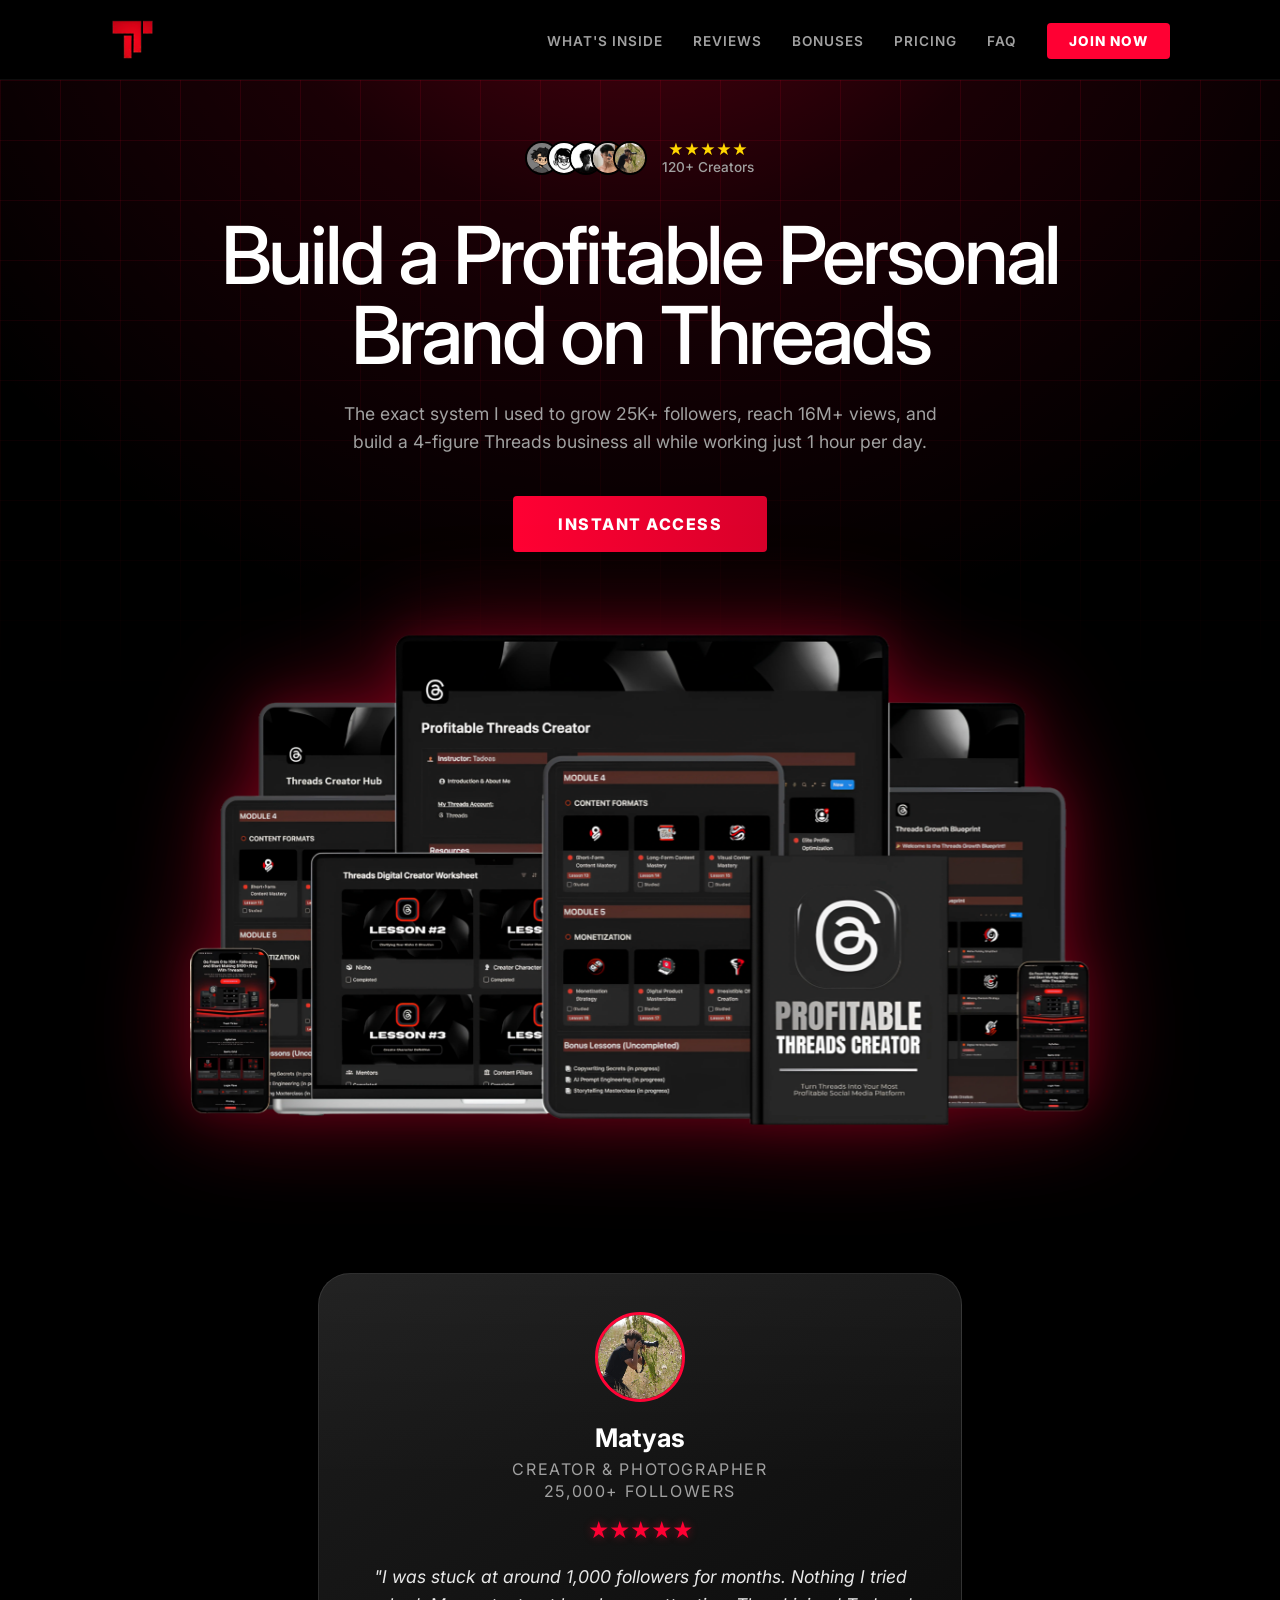
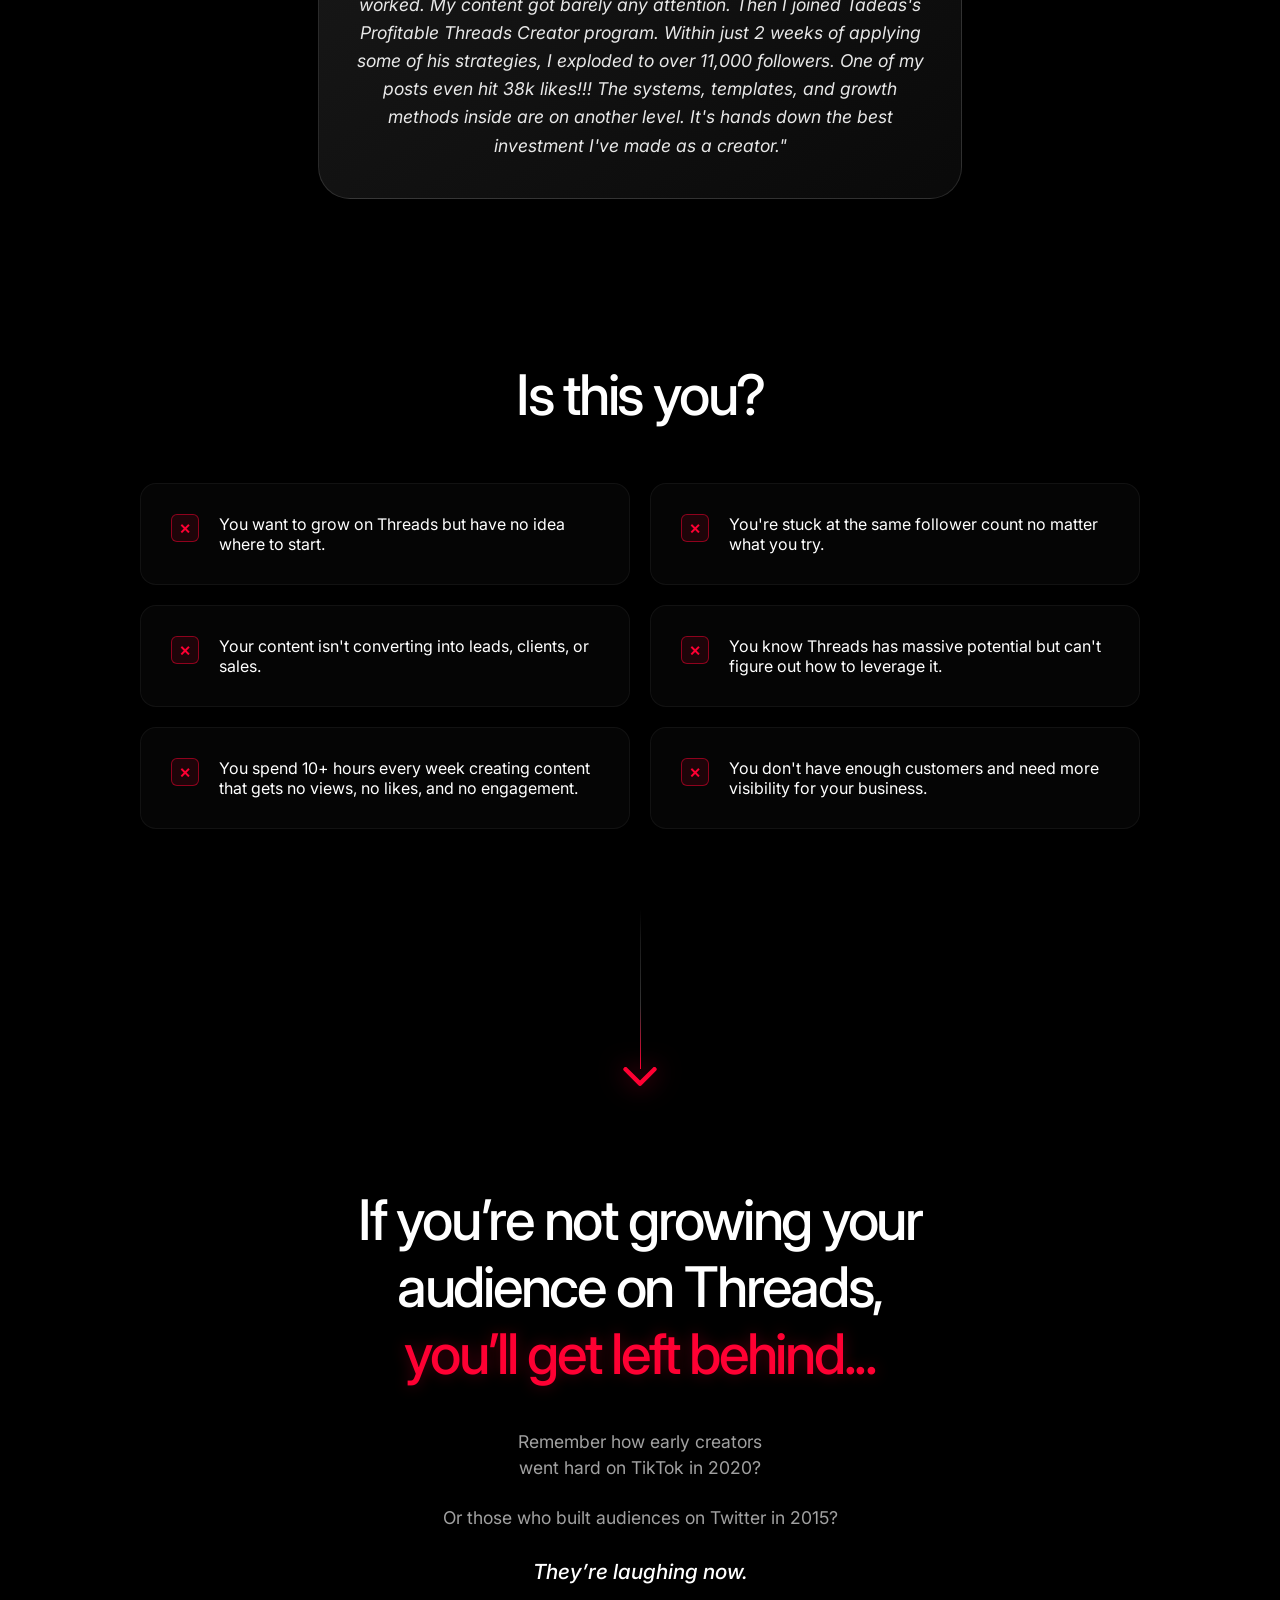
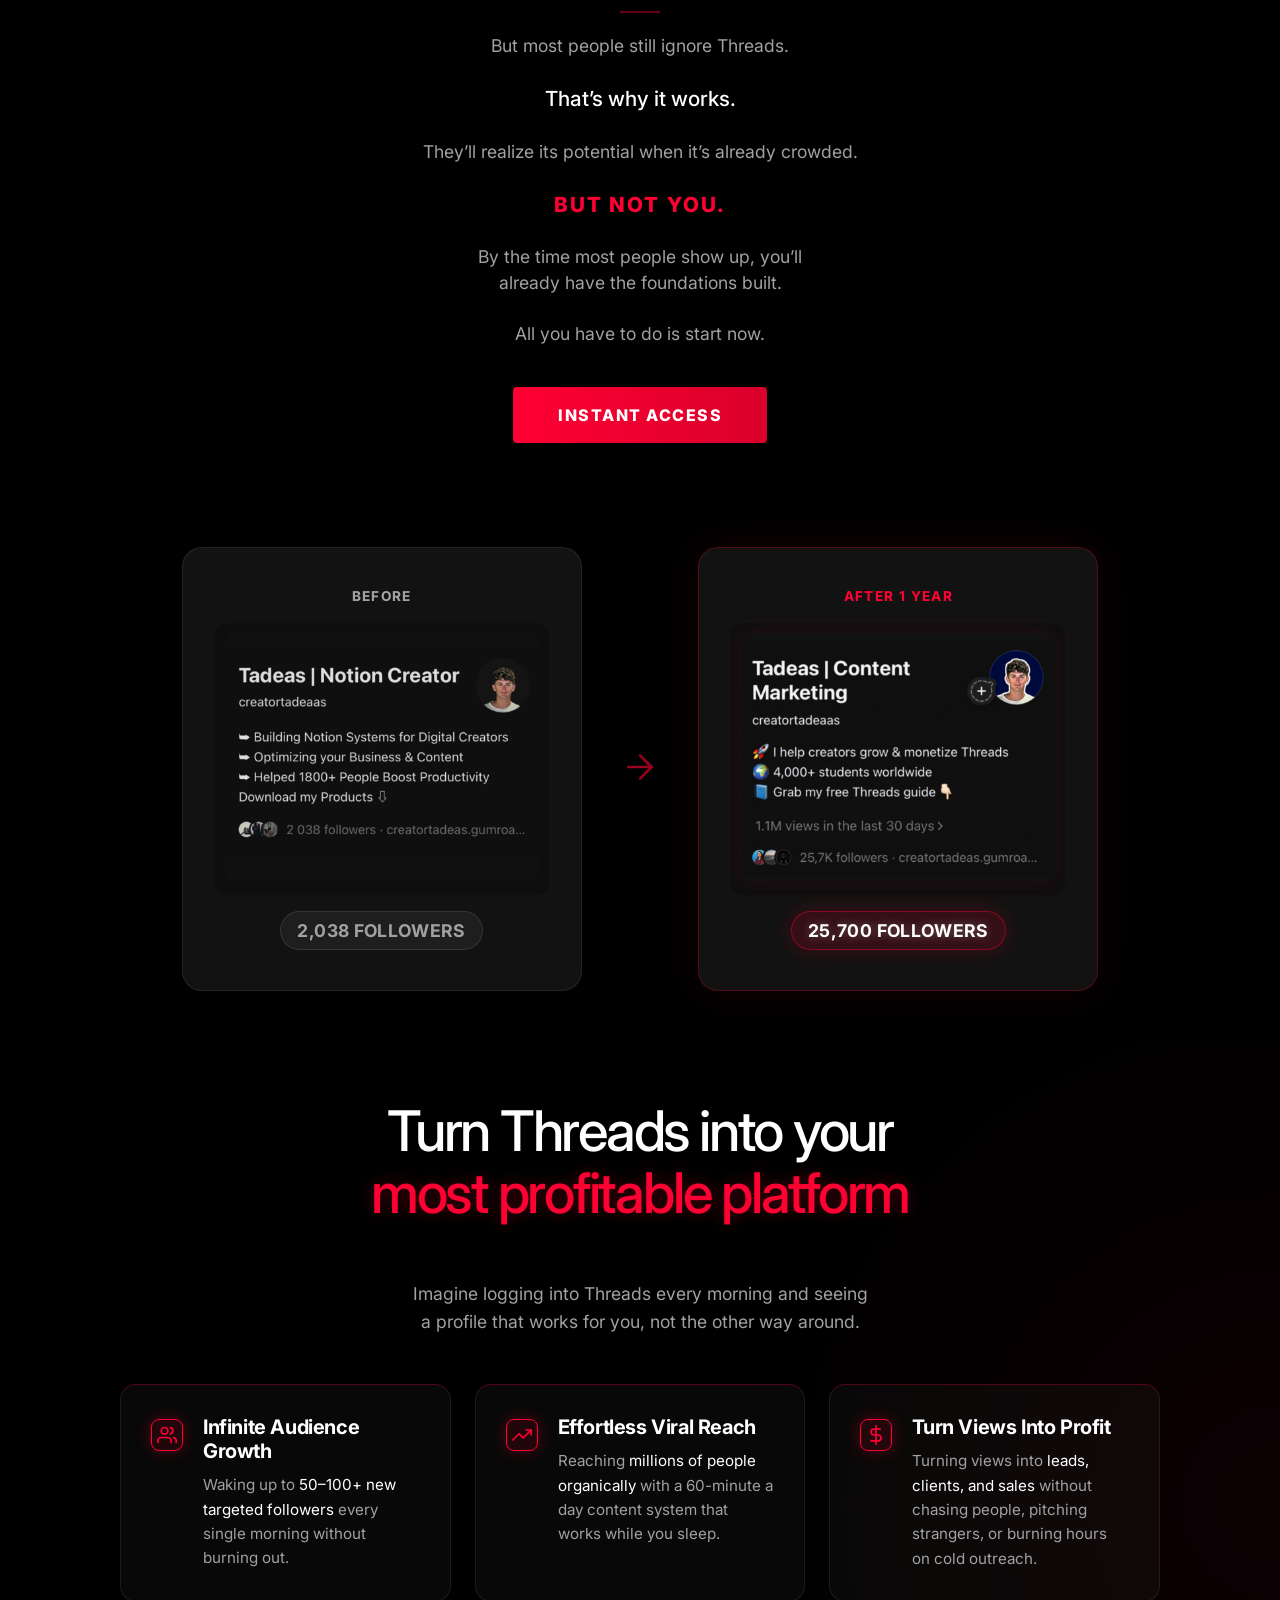
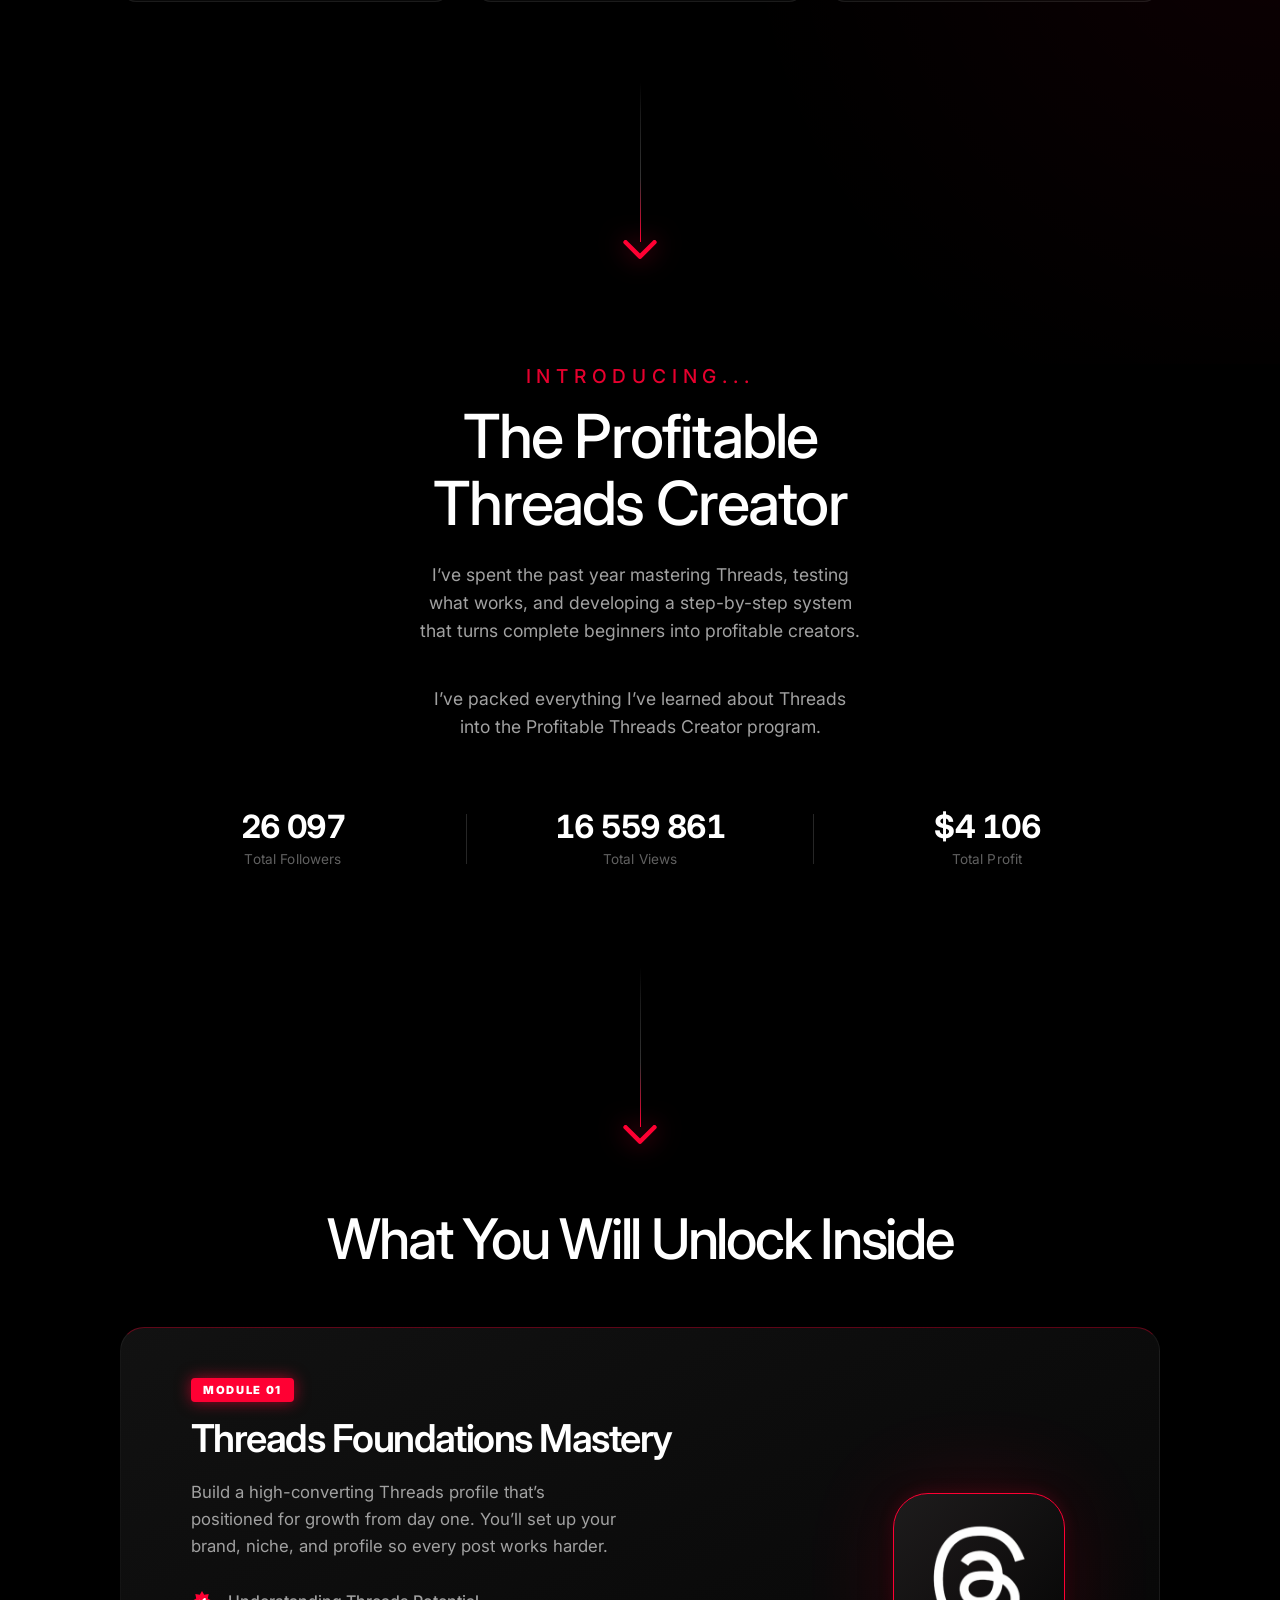
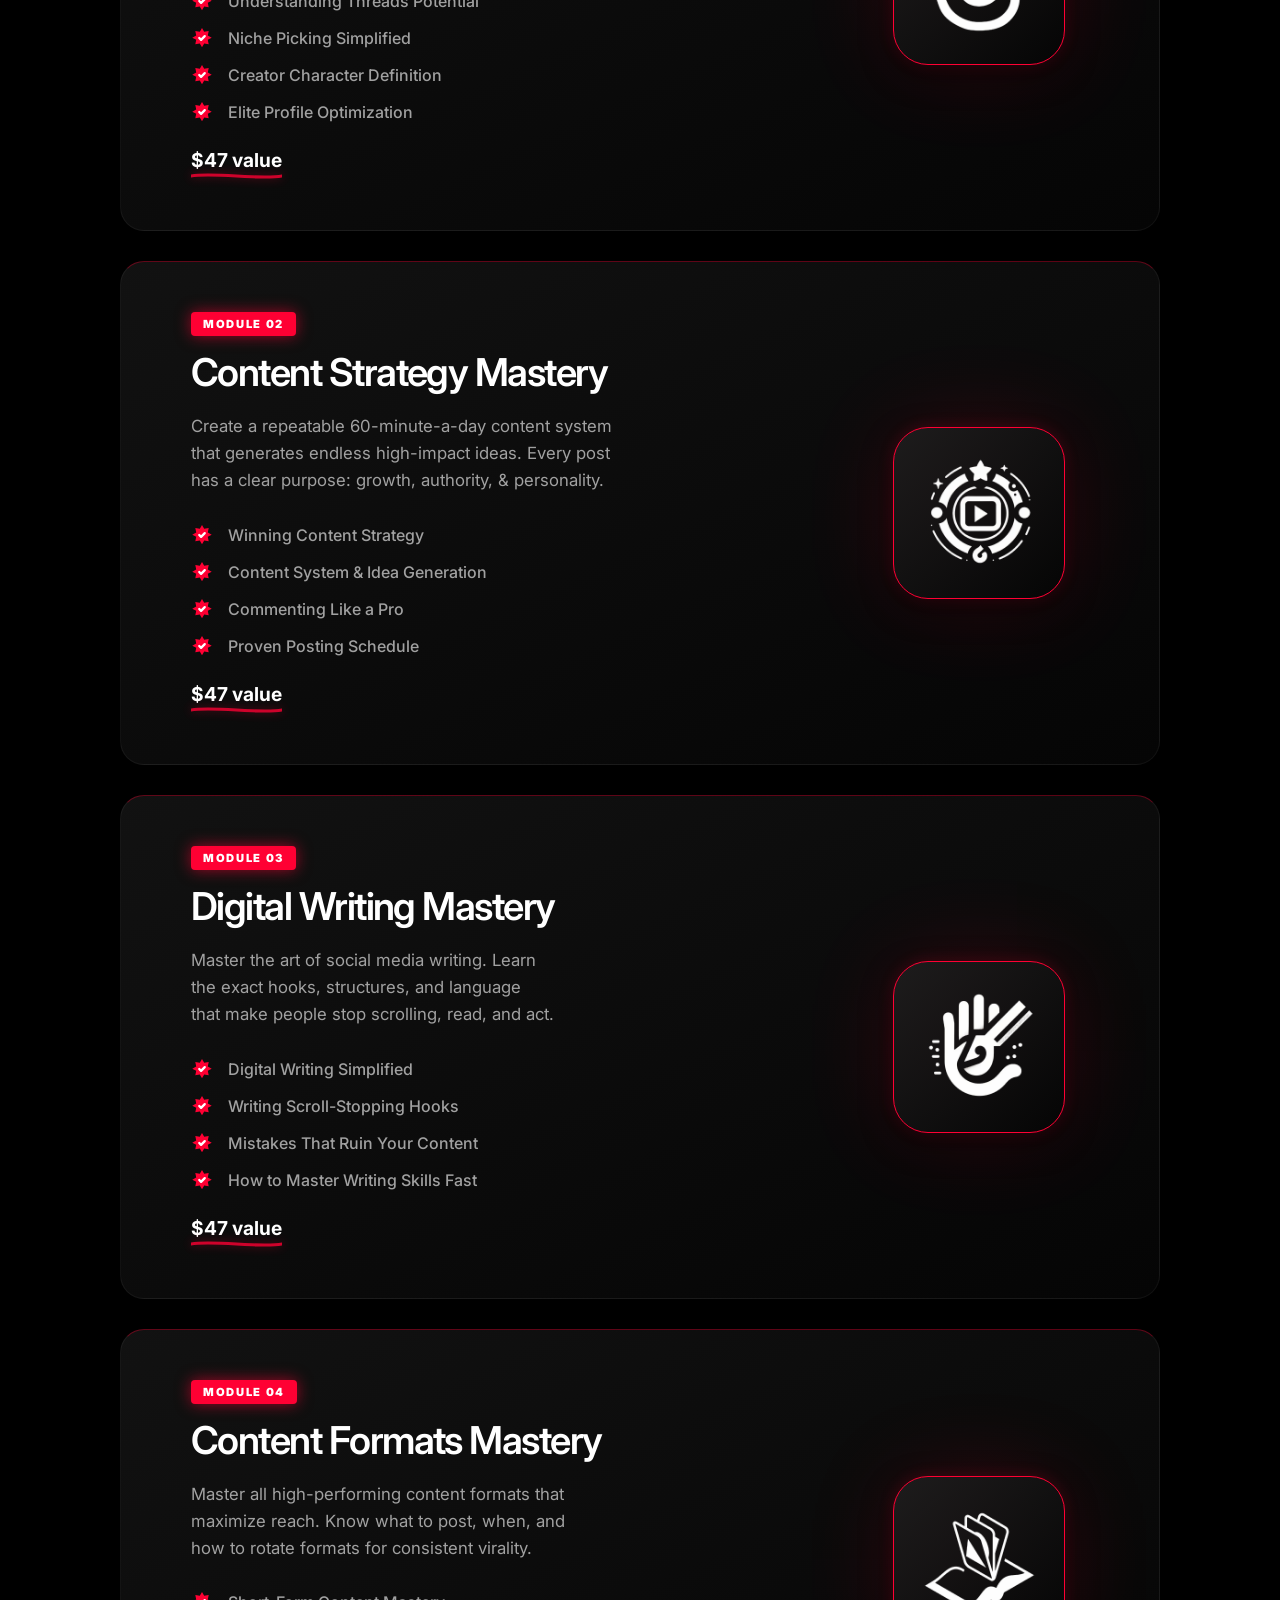
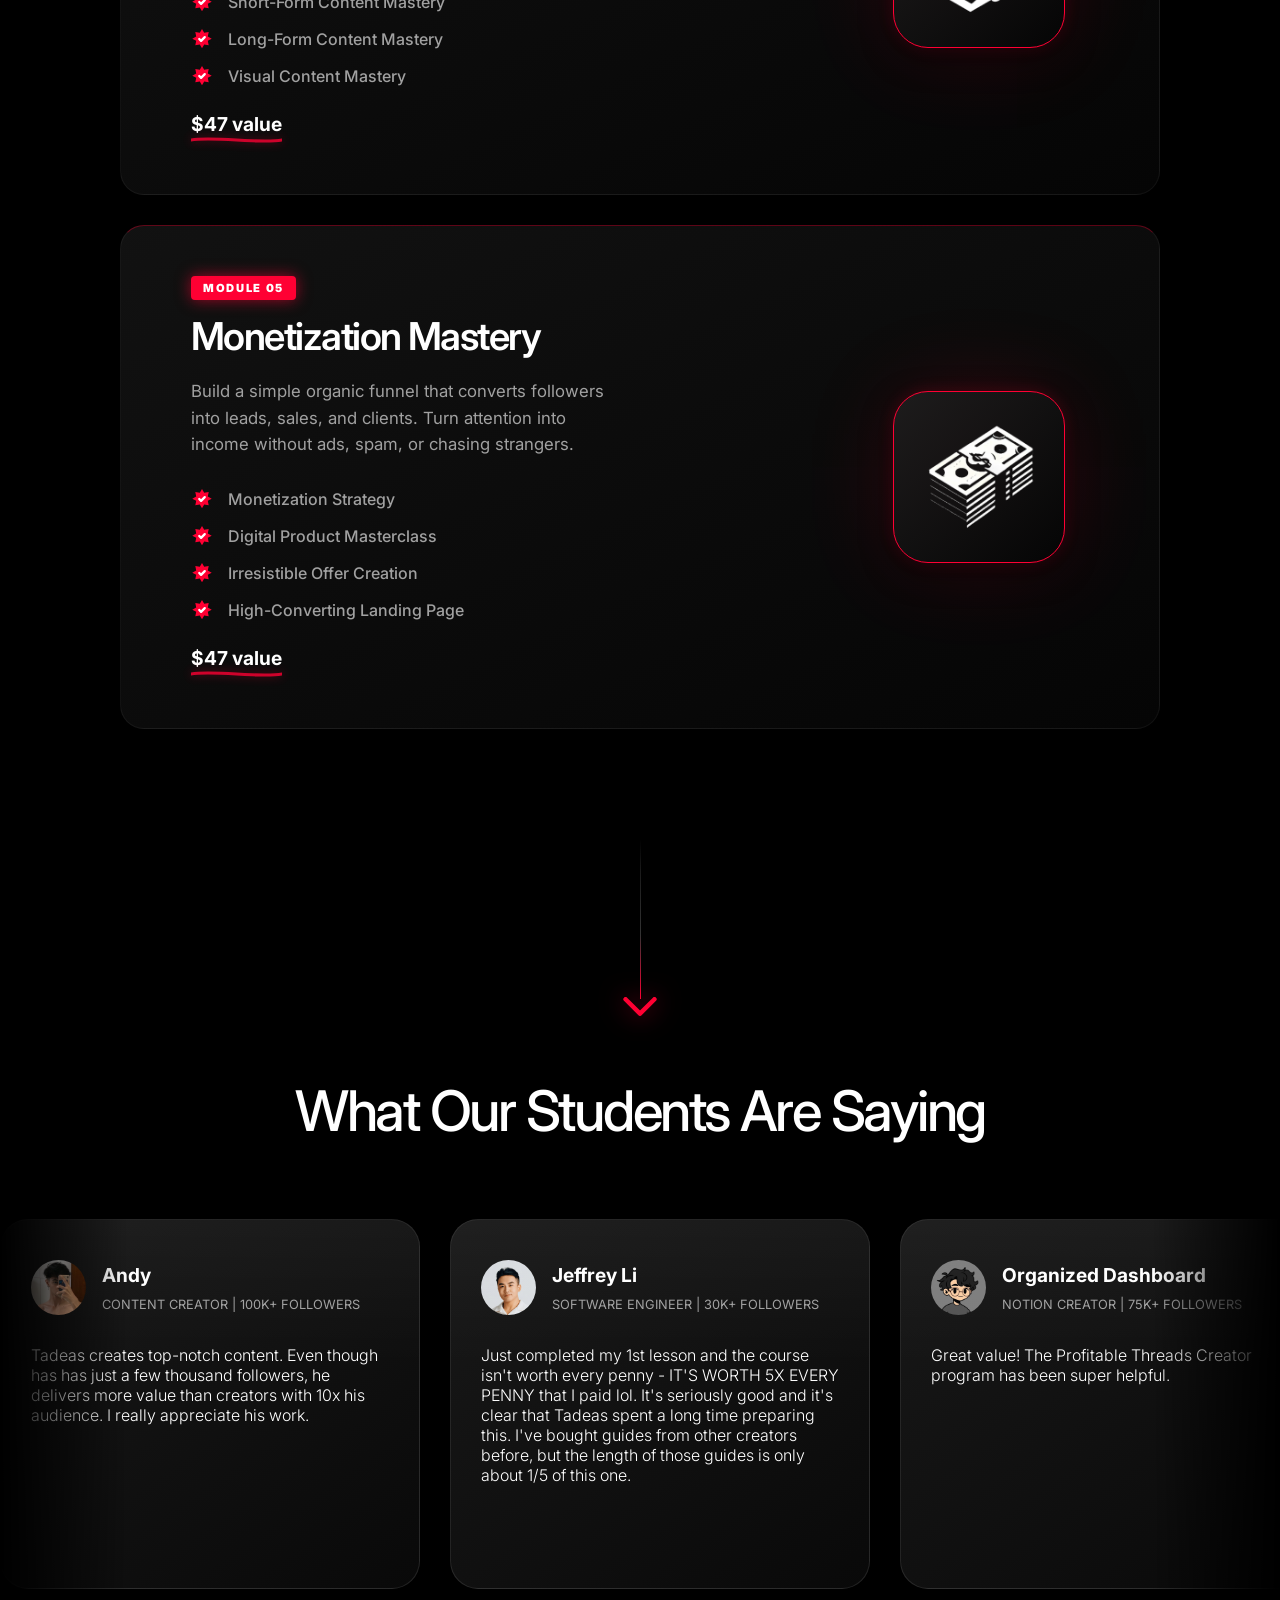
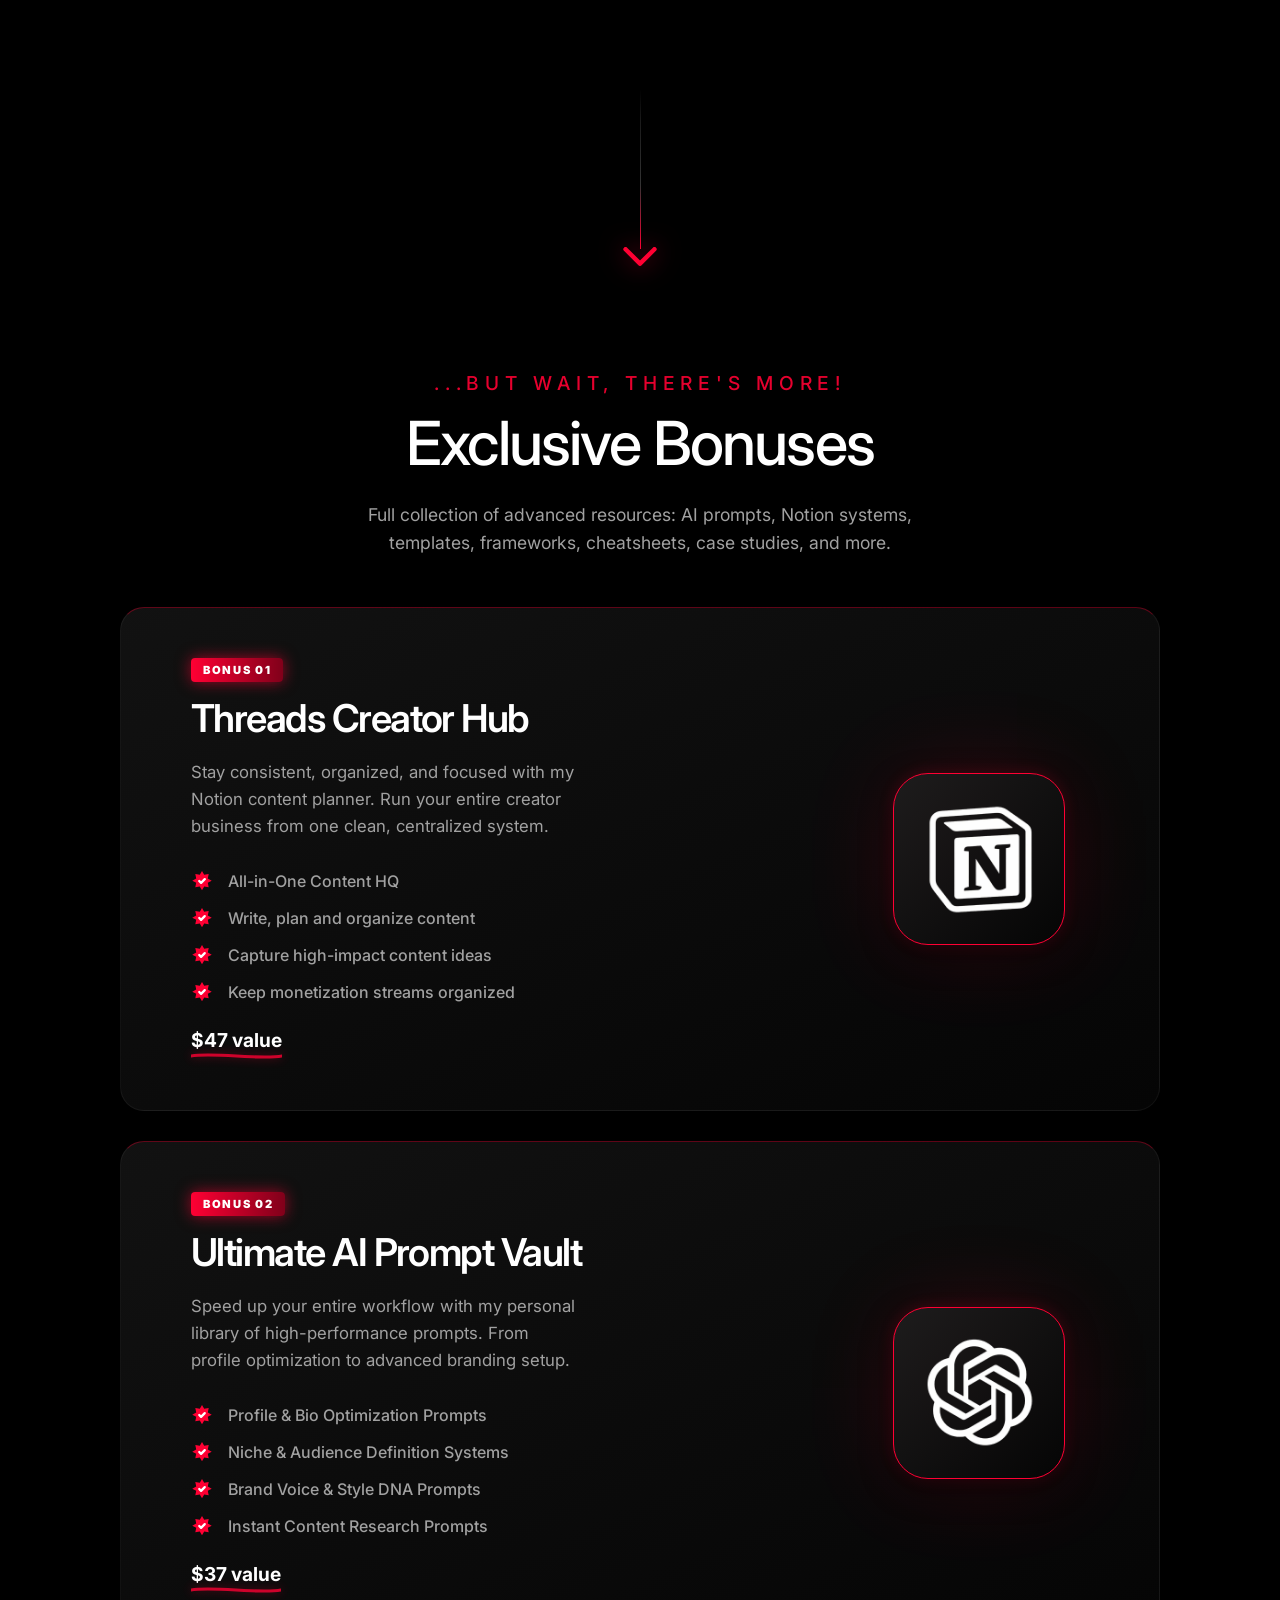
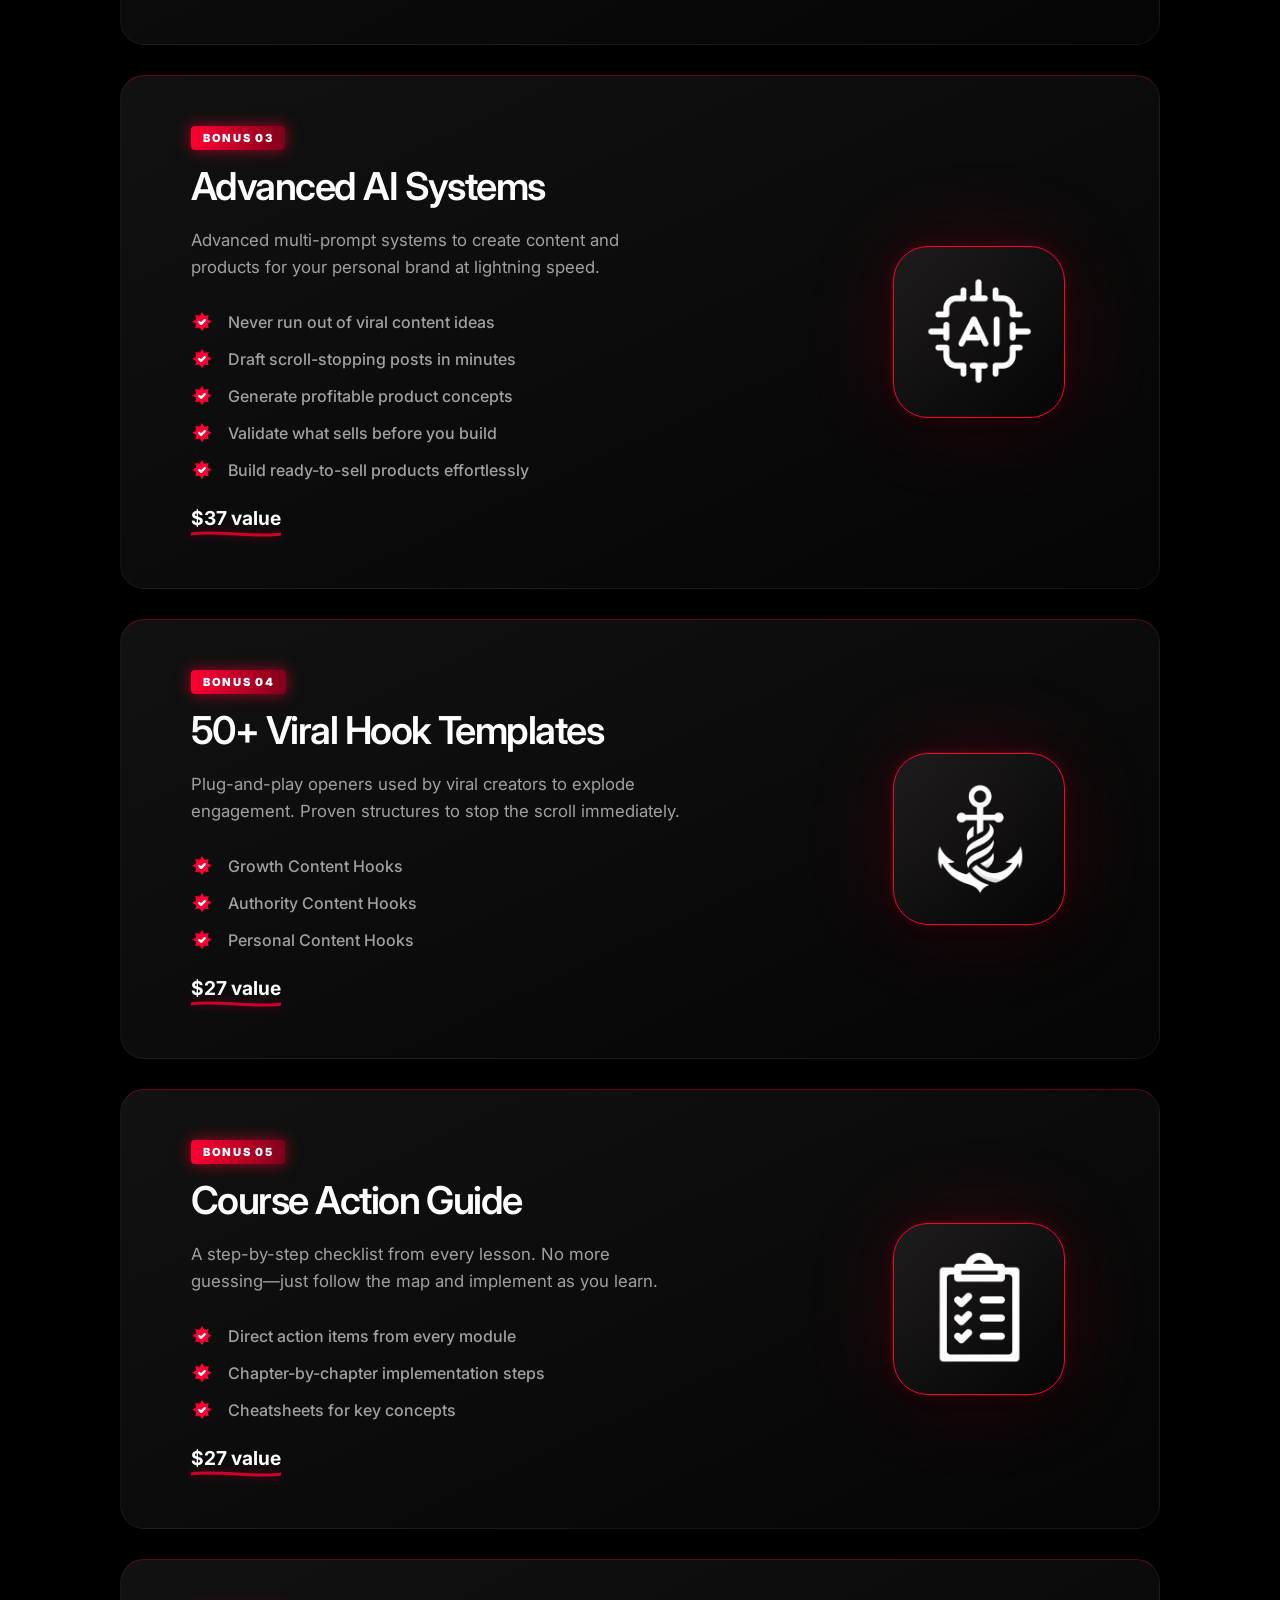
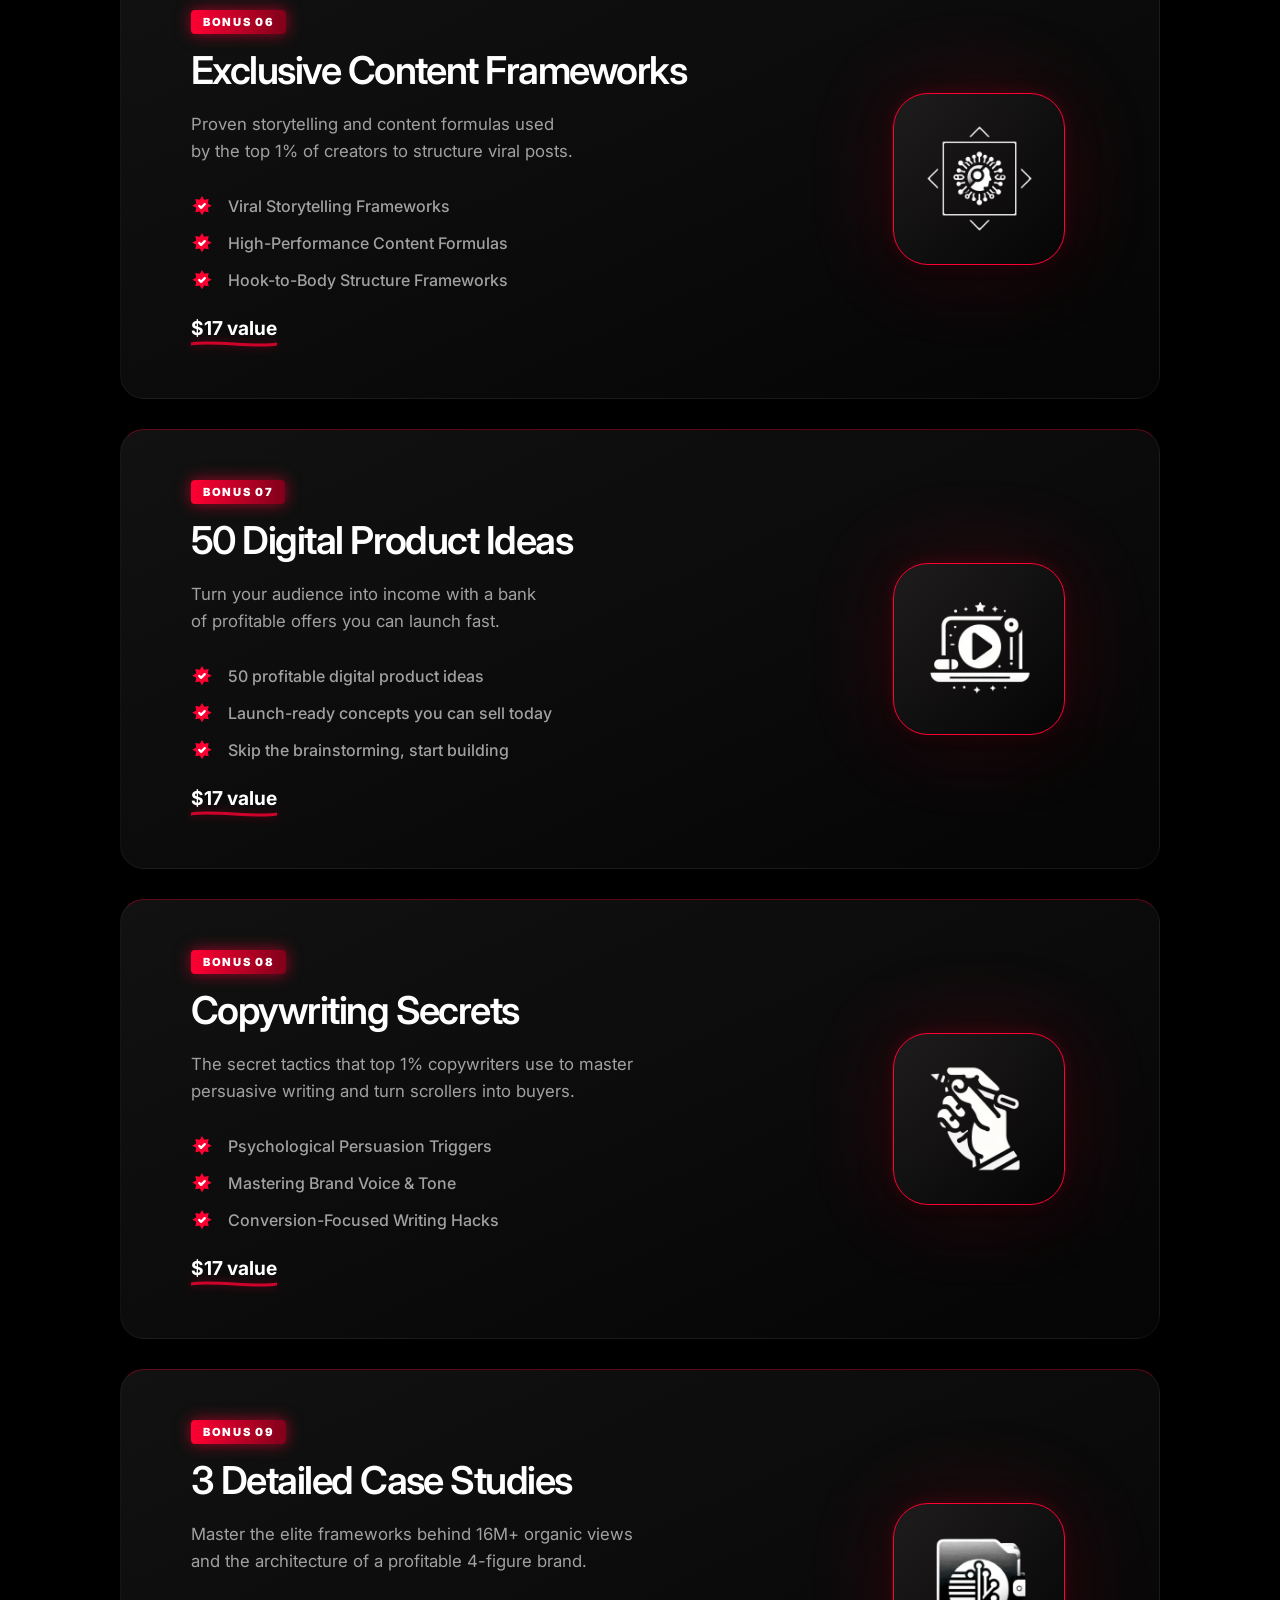
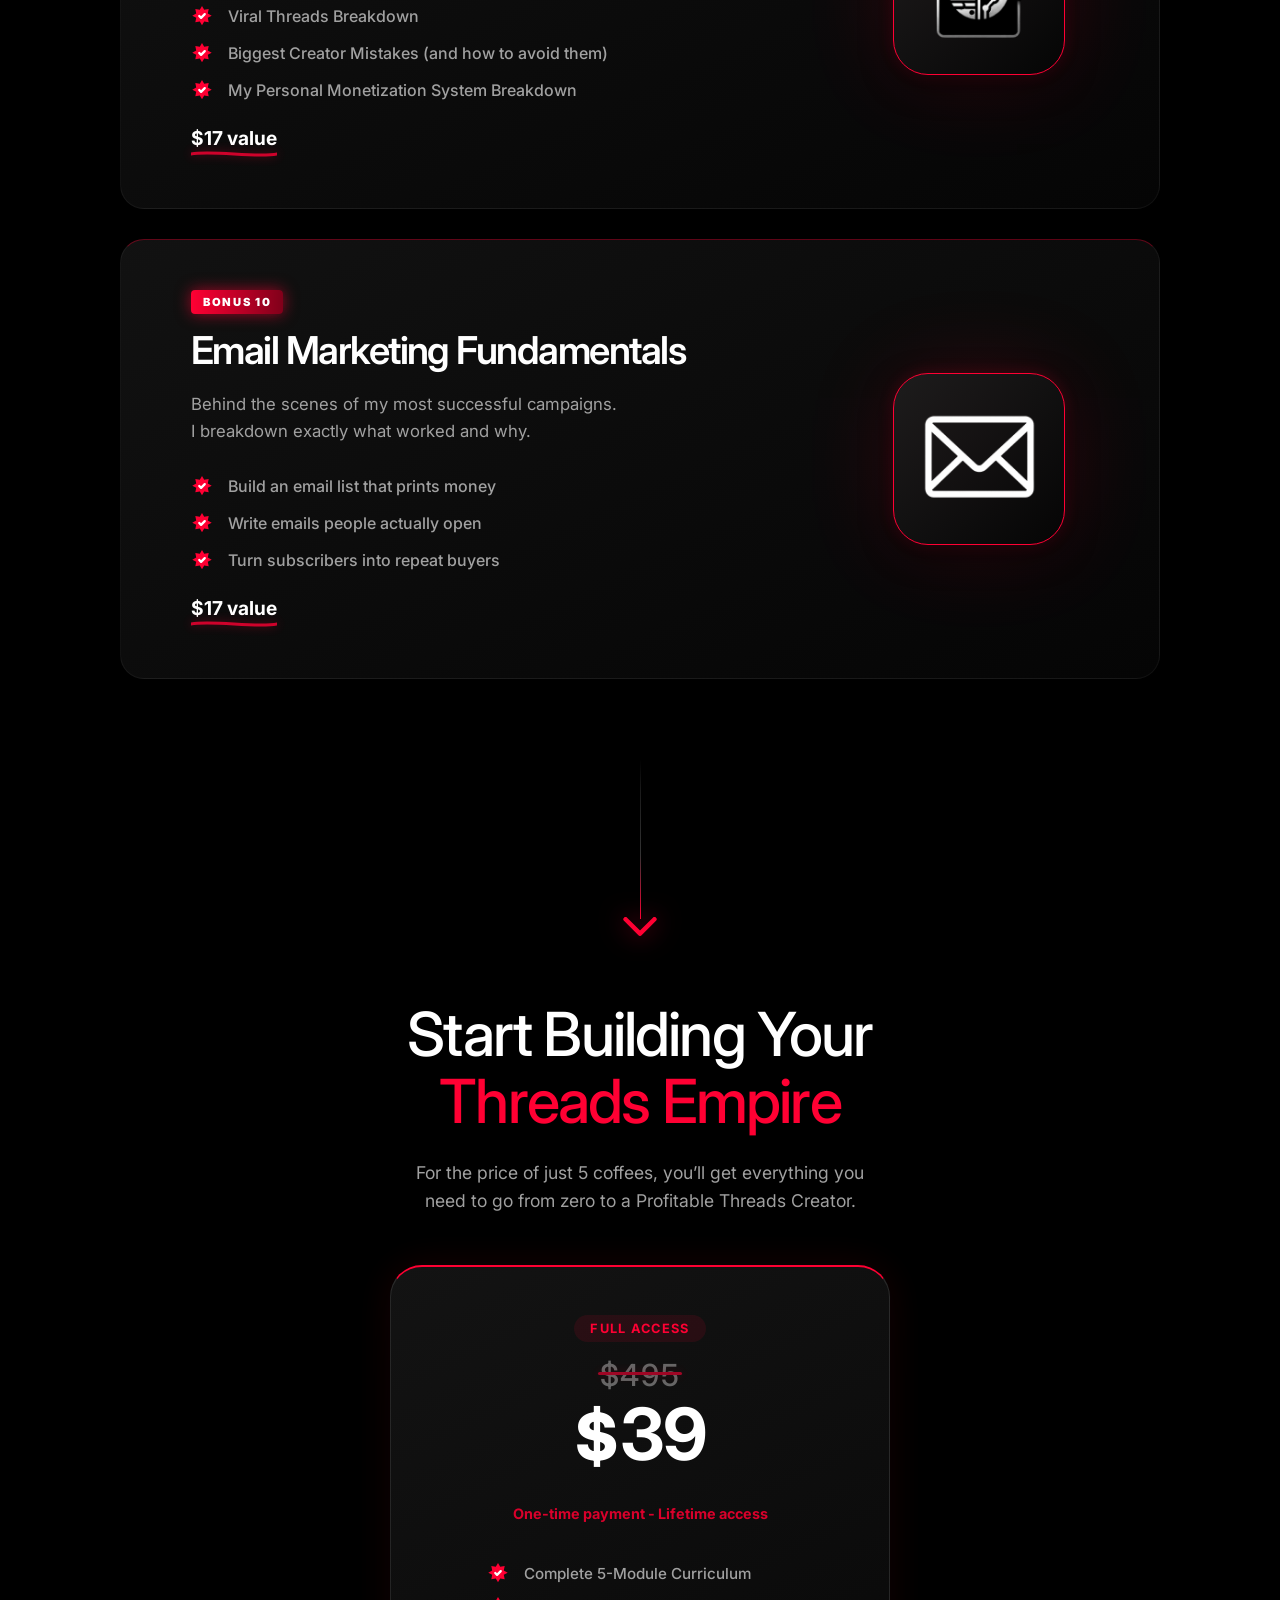
<file: index.html>
<!doctype html>
<html lang="en">
  <head>
    <meta charset="UTF-8" />
    <meta name="viewport" content="width=device-width, initial-scale=1.0" />
    <meta http-equiv="X-UA-Compatible" content="ie=edge" />

    <title>Profitable Threads Creator</title>
    <link rel="icon" type="image/png" href="assets/logo.png" />

    <!-- Google Tag Manager -->
    <script>
      (function (w, d, s, l, i) {
        w[l] = w[l] || [];
        w[l].push({ "gtm.start": new Date().getTime(), event: "gtm.js" });
        var f = d.getElementsByTagName(s)[0],
          j = d.createElement(s),
          dl = l != "dataLayer" ? "&l=" + l : "";
        j.async = true;
        j.src = "https://www.googletagmanager.com/gtm.js?id=" + i + dl;
        f.parentNode.insertBefore(j, f);
      })(window, document, "script", "dataLayer", "GTM-NB9WFXJX");
    </script>
    <!-- End Google Tag Manager -->

    <meta
      name="description"
      content="A brief, keyword-rich description of your website for search engines."
    />
    <link rel="preconnect" href="https://fonts.googleapis.com" />
    <link rel="preconnect" href="https://fonts.gstatic.com" crossorigin />
    <link
      href="https://fonts.googleapis.com/css2?family=Inter:ital,opsz,wght@0,14..32,100..900;1,14..32,100..900&display=swap"
      rel="stylesheet"
    />
    <link rel="stylesheet" href="css/style.css" />
  </head>
  <body>
    <!-- Google Tag Manager (noscript) -->
    <noscript
      ><iframe
        src="https://www.googletagmanager.com/ns.html?id=GTM-NB9WFXJX"
        height="0"
        width="0"
        style="display: none; visibility: hidden"
      ></iframe
    ></noscript>
    <!-- End Google Tag Manager (noscript) -->
    <main>
      <nav class="navbar">
        <div class="nav-container">
          <a href="#" class="nav-logo">
            <img src="assets/logo.png" alt="Profitable Threads Creator Home" />
          </a>

          <button
            class="nav-burger"
            id="burger-menu"
            aria-label="Toggle navigation"
          >
            <span></span>
            <span></span>
            <span></span>
          </button>

          <ul class="nav-links" id="nav-links">
            <li><a href="#course">What's Inside</a></li>
            <li><a href="#reviews">Reviews</a></li>
            <li><a href="#bonuses">Bonuses</a></li>
            <li><a href="#pricing">Pricing</a></li>
            <li><a href="#faq">FAQ</a></li>
            <li>
              <a href="#pricing" class="nav-cta-btn">Join Now</a>
            </li>
          </ul>
        </div>
      </nav>
      <section class="hero">
        <div class="hero-background-effects"></div>
        <div class="hero-container">
          <div class="hero-content">
            <div class="social-proof-header">
              <div class="avatar-stack">
                <img
                  src="assets/org-dashboard.jpg"
                  alt="User Avatar"
                  title="Organized Dashboard"
                  class="avatar"
                />
                <img
                  src="assets/seb.jpg"
                  alt="User Avatar"
                  title="Seb"
                  class="avatar"
                />
                <img
                  src="assets/nate.jpg"
                  alt="User Avatar"
                  title="nate"
                  class="avatar"
                />
                <img
                  src="assets/andy.jpg"
                  alt="User Avatar"
                  title="Andy"
                  class="avatar"
                />
                <img
                  src="assets/matyas.jpg"
                  alt="User Avatar"
                  title="Matyas Mutina"
                  class="avatar"
                />
              </div>
              <div class="stars-text">
                <span class="stars">★★★★★</span>
                <span class="student-count">120+ Creators</span>
              </div>
            </div>

            <h1 class="textured-h1">
              Build a Profitable Personal Brand on Threads
            </h1>

            <p class="hero-subtitle">
              The exact system I used to grow 25K+ followers, reach 16M+ views,
              and build a 4-figure Threads business all while working just 1
              hour per day.
            </p>

            <div class="hero-cta-stack">
              <a
                href="https://creatortadeas.gumroad.com/l/psilny?price=39&wanted=true"
                class="btn btn-atomic"
                >Instant Access</a
              >
            </div>
          </div>

          <div class="hero-image-wrapper">
            <img
              src="assets/hero-bundle.webp"
              alt="Profitable Threads Creator Course Materials showing various screens, modules, and workbooks"
              class="hero-img"
            />
          </div>

          <div class="featured-proof-wrapper">
            <div class="testimonial-card testimonial-featured">
              <img
                src="assets/matyas.jpg"
                alt="Matyas"
                class="student-avatar"
              />
              <div class="student-info">
                <p class="student-name">Matyas</p>
                <p class="student-occupation">
                  Creator & Photographer <br />
                  25,000+ Followers
                </p>
              </div>
              <div class="stars neon-stars">★★★★★</div>
              <p class="review-text">
                "I was stuck at around 1,000 followers for months. Nothing I
                tried worked. My content got barely any attention. Then I joined
                Tadeas's Profitable Threads Creator program. Within just 2 weeks
                of applying some of his strategies, I exploded to over 11,000
                followers. One of my posts even hit 38k likes!!! The systems,
                templates, and growth methods inside are on another level. It's
                hands down the best investment I've made as a creator."
              </p>
            </div>
          </div>
        </div>
      </section>

      <section class="agitation-section scroll-reveal">
        <div class="container">
          <h2 class="section-title-sm">Is this you?</h2>
          <div class="pain-points-grid">
            <div class="hyper-glass pain-card">
              <div class="neon-icon-box"><span class="icon-x"></span></div>
              <p>
                You want to grow on Threads but have no idea where to start.
              </p>
            </div>
            <div class="hyper-glass pain-card">
              <div class="neon-icon-box"><span class="icon-x"></span></div>
              <p>
                You're stuck at the same follower count no matter what you try.
              </p>
            </div>
            <div class="hyper-glass pain-card">
              <div class="neon-icon-box"><span class="icon-x"></span></div>
              <p>
                Your content isn't converting into leads, clients, or sales.
              </p>
            </div>
            <div class="hyper-glass pain-card">
              <div class="neon-icon-box"><span class="icon-x"></span></div>
              <p>
                You know Threads has massive potential but can't figure out how
                to leverage it.
              </p>
            </div>
            <div class="hyper-glass pain-card">
              <div class="neon-icon-box"><span class="icon-x"></span></div>
              <p>
                You spend 10+ hours every week creating content that gets no
                views, no likes, and no engagement.
              </p>
            </div>
            <div class="hyper-glass pain-card">
              <div class="neon-icon-box"><span class="icon-x"></span></div>
              <p>
                You don't have enough customers and need more visibility for
                your business.
              </p>
            </div>
          </div>
        </div>
        <div class="section-divider-wrap">
          <div class="divider-line"></div>
          <div class="divider-arrow">
            <svg width="34" height="20" viewBox="0 0 30 18" fill="none">
              <path
                d="M2 2L15 15L28 2"
                stroke="var(--primary-neon)"
                stroke-width="4"
                stroke-linecap="round"
                stroke-linejoin="round"
              />
            </svg>
          </div>
        </div>
      </section>

      <section class="vision-section scroll-reveal">
        <div class="container-narrow text-center">
          <h3 class="vision-title">
            If you’re not growing your audience on Threads, <br />
            <span class="text-neon text-glow">you’ll get left behind...</span>
          </h3>

          <div class="vision-copy">
            <p>Remember how early creators went hard on TikTok in 2020?</p>
            <p>Or those who built audiences on Twitter in 2015?</p>
            <p class="text-white bold-italic">They’re laughing now.</p>
            <div class="divider-neon"></div>
            <p>But most people still ignore Threads.</p>
            <p class="text-white large-bold">That’s why it works.</p>
            <p>They’ll realize its potential when it’s already crowded.</p>
            <p class="text-neon large-caps">BUT NOT YOU.</p>
            <p>
              By the time most people show up, you’ll already have the
              foundations built.
            </p>
            <p>All you have to do is start now.</p>
          </div>
          <div class="vision-cta-wrapper">
            <a
              href="https://creatortadeas.gumroad.com/l/psilny?price=39&wanted=true"
              class="btn-atomic"
              >Instant Access</a
            >
          </div>
        </div>
      </section>
      <section class="transformation-section scroll-reveal">
        <div class="container">
          <div class="transformation-flex">
            <div class="glass-card before-card">
              <span class="card-label">BEFORE</span>
              <div class="img-container">
                <img
                  src="assets/before-screenshot.png"
                  alt="2038 followers"
                  class="growth-img"
                />
              </div>
              <div class="growth-stats">
                <span class="stat-num">2,038 FOLLOWERS</span>
              </div>
            </div>

            <div class="growth-arrow">
              <svg
                width="40"
                height="40"
                viewBox="0 0 24 24"
                fill="none"
                stroke="currentColor"
                stroke-width="1.5"
                stroke-linecap="round"
                stroke-linejoin="round"
              >
                <path d="M5 12h14" />
                <path d="m12 5 7 7-7 7" />
              </svg>
            </div>

            <div class="glass-card after-card">
              <span class="card-label label-neon">AFTER 1 YEAR</span>
              <div class="img-container">
                <img
                  src="assets/after-screenshot.png"
                  alt="21800 followers"
                  class="growth-img"
                />
              </div>
              <div class="growth-stats">
                <span class="stat-num text-glow">25,700 FOLLOWERS</span>
              </div>
            </div>
          </div>
        </div>
      </section>
      <section class="outcome-section scroll-reveal">
        <div class="container">
          <div class="text-center">
            <h2 class="section-title-sm">
              Turn Threads into your
              <br />
              <span class="text-neon text-glow">most profitable platform</span>
            </h2>
            <p class="hero-subtitle">
              Imagine logging into Threads every morning and seeing a profile
              that works for you, not the other way around.
            </p>
          </div>

          <div class="outcome-grid">
            <div class="outcome-card glass-card">
              <div class="outcome-icon-box">
                <svg
                  width="20"
                  height="20"
                  viewBox="0 0 24 24"
                  fill="none"
                  stroke="currentColor"
                  stroke-width="2"
                  stroke-linecap="round"
                  stroke-linejoin="round"
                >
                  <path d="M17 21v-2a4 4 0 0 0-4-4H5a4 4 0 0 0-4 4v2"></path>
                  <circle cx="9" cy="7" r="4"></circle>
                  <path d="M23 21v-2a4 4 0 0 0-3-3.87"></path>
                  <path d="M16 3.13a4 4 0 0 1 0 7.75"></path>
                </svg>
              </div>
              <div class="outcome-content">
                <h3>Infinite Audience Growth</h3>
                <p>
                  Waking up to
                  <span class="text-white">50–100+ new targeted followers</span>
                  every single morning without burning out.
                </p>
              </div>
            </div>

            <div class="outcome-card glass-card">
              <div class="outcome-icon-box">
                <svg
                  width="20"
                  height="20"
                  viewBox="0 0 24 24"
                  fill="none"
                  stroke="currentColor"
                  stroke-width="2"
                  stroke-linecap="round"
                  stroke-linejoin="round"
                >
                  <polyline points="23 6 13.5 15.5 8.5 10.5 1 18"></polyline>
                  <polyline points="17 6 23 6 23 12"></polyline>
                </svg>
              </div>
              <div class="outcome-content">
                <h3>Effortless Viral Reach</h3>
                <p>
                  Reaching
                  <span class="text-white">millions of people organically</span>
                  with a 60-minute a day content system that works while you
                  sleep.
                </p>
              </div>
            </div>

            <div class="outcome-card glass-card">
              <div class="outcome-icon-box">
                <svg
                  width="20"
                  height="20"
                  viewBox="0 0 24 24"
                  fill="none"
                  stroke="currentColor"
                  stroke-width="2"
                  stroke-linecap="round"
                  stroke-linejoin="round"
                >
                  <line x1="12" y1="1" x2="12" y2="23"></line>
                  <path
                    d="M17 5H9.5a3.5 3.5 0 0 0 0 7h5a3.5 3.5 0 0 1 0 7H6"
                  ></path>
                </svg>
              </div>
              <div class="outcome-content">
                <h3>Turn Views Into Profit</h3>
                <p>
                  Turning views into
                  <span class="text-white">leads, clients, and sales</span>
                  without chasing people, pitching strangers, or burning hours
                  on cold outreach.
                </p>
              </div>
            </div>
          </div>
        </div>
        <div class="section-divider-wrap">
          <div class="divider-line"></div>
          <div class="divider-arrow">
            <svg width="34" height="20" viewBox="0 0 30 18" fill="none">
              <path
                d="M2 2L15 15L28 2"
                stroke="var(--primary-neon)"
                stroke-width="4"
                stroke-linecap="round"
                stroke-linejoin="round"
              />
            </svg>
          </div>
        </div>
      </section>

      <section id="course" class="reveal-section scroll-reveal">
        <div class="container-narrow text-center">
          <p class="intro-label">INTRODUCING...</p>
          <h2 class="offer-title">The Profitable <br />Threads Creator</h2>
          <div class="reveal-copy">
            <p class="hero-subtitle">
              I’ve spent the past year mastering Threads, testing what works,
              and developing a step-by-step system that turns complete beginners
              into profitable creators.
            </p>
            <p class="hero-subtitle">
              I’ve packed everything I’ve learned about Threads into the
              Profitable Threads Creator program.
            </p>
          </div>
        </div>

        <div class="container">
          <div class="stats-minimal-container">
            <div class="stat-item">
              <div class="stat-number" data-target="26097">0</div>
              <p class="stat-label">Total Followers</p>
            </div>
            <div class="stat-divider"></div>
            <div class="stat-item">
              <div class="stat-number" data-target="16559861">0</div>
              <p class="stat-label">Total Views</p>
            </div>
            <div class="stat-divider"></div>
            <div class="stat-item">
              <div class="stat-number" data-target="4106">0</div>
              <p class="stat-label">Total Profit</p>
            </div>
          </div>

          <div class="section-divider-wrap">
            <div class="divider-line"></div>
            <div class="divider-arrow">
              <svg width="34" height="20" viewBox="0 0 30 18" fill="none">
                <path
                  d="M2 2L15 15L28 2"
                  stroke="var(--primary-neon)"
                  stroke-width="4"
                  stroke-linecap="round"
                  stroke-linejoin="round"
                />
              </svg>
            </div>
          </div>

          <h2 class="section-title-sm text-center modules-header">
            What You Will Unlock Inside
          </h2>

          <div class="modules-stack">
            <div class="luxury-module glass-card">
              <div class="module-content-side">
                <div class="module-number-badge">Module 01</div>
                <h3 class="module-title-luxury">Threads Foundations Mastery</h3>
                <p class="module-desc-luxury">
                  Build a high-converting Threads profile that’s positioned for
                  growth from day one. You’ll set up your brand, niche, and
                  profile so every post works harder.
                </p>
                <ul class="luxury-list">
                  <li>Understanding Threads Potential</li>
                  <li>Niche Picking Simplified</li>
                  <li>Creator Character Definition</li>
                  <li>Elite Profile Optimization</li>
                </ul>
                <span class="card-value-tag">$47 value</span>
              </div>
              <div class="luxury-icon-container">
                <div class="luxury-icon-glow"></div>
                <img
                  src="assets/module-1.webp"
                  alt="Threads Mastery"
                  class="module-img-asset-luxury"
                  loading="lazy"
                  width="500"
                  height="500"
                />
              </div>
            </div>

            <div class="luxury-module glass-card">
              <div class="module-content-side">
                <div class="module-number-badge">Module 02</div>
                <h3 class="module-title-luxury">Content Strategy Mastery</h3>
                <p class="module-desc-luxury">
                  Create a repeatable 60-minute-a-day content system that
                  generates endless high-impact ideas. Every post has a clear
                  purpose: growth, authority, & personality.
                </p>
                <ul class="luxury-list">
                  <li>Winning Content Strategy</li>
                  <li>Content System & Idea Generation</li>
                  <li>Commenting Like a Pro</li>
                  <li>Proven Posting Schedule</li>
                </ul>
                <span class="card-value-tag">$47 value</span>
              </div>
              <div class="luxury-icon-container">
                <div class="luxury-icon-glow"></div>
                <img
                  src="assets/module-2.webp"
                  alt="Threads Mastery"
                  class="module-img-asset-luxury"
                  loading="lazy"
                  width="500"
                  height="500"
                />
              </div>
            </div>

            <div class="luxury-module glass-card">
              <div class="module-content-side">
                <div class="module-number-badge">Module 03</div>
                <h3 class="module-title-luxury">Digital Writing Mastery</h3>
                <p class="module-desc-luxury">
                  Master the art of social media writing. Learn the exact hooks,
                  structures, and language that make people stop scrolling,
                  read, and act.
                </p>
                <ul class="luxury-list">
                  <li>Digital Writing Simplified</li>
                  <li>Writing Scroll-Stopping Hooks</li>
                  <li>Mistakes That Ruin Your Content</li>
                  <li>How to Master Writing Skills Fast</li>
                </ul>
                <span class="card-value-tag">$47 value</span>
              </div>
              <div class="luxury-icon-container">
                <div class="luxury-icon-glow"></div>
                <img
                  src="assets/module-3.webp"
                  alt="Threads Mastery"
                  class="module-img-asset-luxury"
                  loading="lazy"
                  width="500"
                  height="500"
                />
              </div>
            </div>

            <div class="luxury-module glass-card">
              <div class="module-content-side">
                <div class="module-number-badge">Module 04</div>
                <h3 class="module-title-luxury">Content Formats Mastery</h3>
                <p class="module-desc-luxury">
                  Master all high-performing content formats that maximize
                  reach. Know what to post, when, and how to rotate formats for
                  consistent virality.
                </p>
                <ul class="luxury-list">
                  <li>Short-Form Content Mastery</li>
                  <li>Long-Form Content Mastery</li>
                  <li>Visual Content Mastery</li>
                </ul>
                <span class="card-value-tag">$47 value</span>
              </div>
              <div class="luxury-icon-container">
                <div class="luxury-icon-glow"></div>
                <img
                  src="assets/module-4.webp"
                  alt="Threads Mastery"
                  class="module-img-asset-luxury"
                  loading="lazy"
                  width="500"
                  height="500"
                />
              </div>
            </div>

            <div class="luxury-module glass-card">
              <div class="module-content-side">
                <div class="module-number-badge">Module 05</div>
                <h3 class="module-title-luxury">Monetization Mastery</h3>
                <p class="module-desc-luxury">
                  Build a simple organic funnel that converts followers into
                  leads, sales, and clients. Turn attention into income without
                  ads, spam, or chasing strangers.
                </p>
                <ul class="luxury-list">
                  <li>Monetization Strategy</li>
                  <li>Digital Product Masterclass</li>
                  <li>Irresistible Offer Creation</li>
                  <li>High-Converting Landing Page</li>
                </ul>
                <span class="card-value-tag">$47 value</span>
              </div>
              <div class="luxury-icon-container">
                <div class="luxury-icon-glow"></div>
                <img
                  src="assets/module-5.webp"
                  alt="Threads Mastery"
                  class="module-img-asset-luxury"
                  loading="lazy"
                  width="500"
                  height="500"
                />
              </div>
            </div>
            <div class="section-divider-wrap">
              <div class="divider-line"></div>
              <div class="divider-arrow">
                <svg width="34" height="20" viewBox="0 0 30 18" fill="none">
                  <path
                    d="M2 2L15 15L28 2"
                    stroke="var(--primary-neon)"
                    stroke-width="4"
                    stroke-linecap="round"
                    stroke-linejoin="round"
                  />
                </svg>
              </div>
            </div>
          </div>
        </div>
      </section>

      <section id="reviews" class="reviews-section scroll-reveal">
        <div class="container">
          <div class="section-header-v2 text-center">
            <h2 class="section-title-sm">What Our Students Are Saying</h2>
          </div>
        </div>
        <div class="ticker-viewport">
          <div class="ticker-track" id="testimonial-track">
            <div class="testimonial-card testimonial-standard">
              <div class="testimonial-header">
                <img src="assets/andy.jpg" alt="Andy" class="student-avatar" />
                <div class="student-info">
                  <p class="student-name">Andy</p>
                  <p class="student-occupation">
                    Content Creator | 100k+ followers
                  </p>
                </div>
              </div>
              <p class="review-text">
                Tadeas creates top-notch content. Even though has has just a few
                thousand followers, he delivers more value than creators with
                10x his audience. I really appreciate his work.
              </p>
            </div>

            <div class="testimonial-card testimonial-standard">
              <div class="testimonial-header">
                <img
                  src="assets/jeffrey.jpg"
                  alt="Jef"
                  class="student-avatar"
                />
                <div class="student-info">
                  <p class="student-name">Jeffrey Li</p>
                  <p class="student-occupation">
                    Software Engineer | 30k+ followers
                  </p>
                </div>
              </div>
              <p class="review-text">
                Just completed my 1st lesson and the course isn't worth every
                penny - IT'S WORTH 5X EVERY PENNY that I paid lol. It's
                seriously good and it's clear that Tadeas spent a long time
                preparing this. I've bought guides from other creators before,
                but the length of those guides is only about 1/5 of this one.
              </p>
            </div>

            <div class="testimonial-card testimonial-standard">
              <div class="testimonial-header">
                <img
                  src="assets/org-dashboard.jpg"
                  alt="Orgdash"
                  class="student-avatar"
                />
                <div class="student-info">
                  <p class="student-name">Organized Dashboard</p>
                  <p class="student-occupation">
                    Notion Creator | 75k+ followers
                  </p>
                </div>
              </div>
              <p class="review-text">
                Great value! The Profitable Threads Creator program has been
                super helpful.
              </p>
            </div>

            <div class="testimonial-card testimonial-standard">
              <div class="testimonial-header">
                <img src="assets/rxdevs.JPG" alt="Rx" class="student-avatar" />
                <div class="student-info">
                  <p class="student-name">Rxdevs</p>
                  <p class="student-occupation">
                    Software Engineer | 4k+ followers
                  </p>
                </div>
              </div>
              <p class="review-text">
                Tadeas’ advice really works. I used a few of his tips and my
                thread engagement blew up from less than 1k views to over 180k
                views. Had multiple other virals after that too through his
                strategy. He really knows how the algorithm works and how to
                write viral posts that actually perform. If you want to build a
                brand on Threads, Tadeas is your guy.
              </p>
            </div>

            <div class="testimonial-card testimonial-standard">
              <div class="testimonial-header">
                <img
                  src="assets/ammi-andrea.jpg"
                  alt="Ummi"
                  class="student-avatar"
                />
                <div class="student-info">
                  <p class="student-name">Ummi Andrea</p>
                  <p class="student-occupation">
                    Content Creator | 3k+ followers
                  </p>
                </div>
              </div>
              <p class="review-text">
                Clear, practical steps that actually work. Highly recommend if
                you want to start a Threads account and fast growth.
              </p>
            </div>

            <div class="testimonial-card testimonial-standard">
              <div class="testimonial-header">
                <img src="assets/nate.jpg" alt="Nate" class="student-avatar" />
                <div class="student-info">
                  <p class="student-name">Nathan</p>
                  <p class="student-occupation">
                    Content Creator | 2k+ followers
                  </p>
                </div>
              </div>
              <p class="review-text">
                This was f*cking awesome I ain't gonna lie. There's ALOT of
                value in this guide and a lot of people would benefit from
                reading it. It's worth way more than its price. What I loved
                even more was how systematically you've arranged everything
                (tools, resources and the guide itself). Easy to go around and
                learn as per what we need. Tadeas this course is a BANGER.
              </p>
            </div>

            <div class="testimonial-card testimonial-standard">
              <div class="testimonial-header">
                <img src="assets/seb.jpg" alt="Seb" class="student-avatar" />
                <div class="student-info">
                  <p class="student-name">Desbyseb</p>
                  <p class="student-occupation">
                    Notion Creator | 10k+ followers
                  </p>
                </div>
              </div>
              <p class="review-text">
                I’ve tried a lot of courses for content creation, but this one
                instantly stood out. It’s simple to duplicate into Notion, and
                once inside, everything is laid out so clearly that I could
                start planning and writing threads right away. The structure
                saves me hours of second-guessing, and I feel way more
                consistent with my output now, this is definitely worth it.
              </p>
            </div>

            <div class="testimonial-card testimonial-standard">
              <div class="testimonial-header">
                <img
                  src="assets/alastair.jpg"
                  alt="Andy"
                  class="student-avatar"
                />
                <div class="student-info">
                  <p class="student-name">Alastair</p>
                  <p class="student-occupation">
                    Content Creator | 5.7k+ followers
                  </p>
                </div>
              </div>
              <p class="review-text">
                I’ve found the Profitable Threads Creator to be an incredibly
                valuable resource. Tadeas has built a product that walks you
                step by step through creating a brand and growing on Threads.
                Tadeas is a fantastic teacher, and this course has given me
                plenty of scope and new ideas to implement in my own brand
                strategy.
              </p>
            </div>
          </div>
        </div>
        <div class="section-divider-wrap">
          <div class="divider-line"></div>
          <div class="divider-arrow">
            <svg width="34" height="20" viewBox="0 0 30 18" fill="none">
              <path
                d="M2 2L15 15L28 2"
                stroke="var(--primary-neon)"
                stroke-width="4"
                stroke-linecap="round"
                stroke-linejoin="round"
              />
            </svg>
          </div>
        </div>
      </section>
      <section id="bonuses" class="bonuses-section scroll-reveal">
        <div class="container-narrow text-center">
          <p class="intro-label">...but wait, there's more!</p>
          <h2 class="offer-title">Exclusive Bonuses</h2>
          <div class="reveal-copy">
            <p class="hero-subtitle">
              Full collection of advanced resources: AI prompts, Notion systems,
              templates, frameworks, cheatsheets, case studies, and more.
            </p>
          </div>
        </div>

        <div class="container">
          <div class="modules-stack">
            <div class="luxury-module glass-card">
              <div class="module-content-side">
                <div class="module-number-badge">Bonus 01</div>
                <h3 class="module-title-luxury">Threads Creator Hub</h3>
                <p class="module-desc-luxury">
                  Stay consistent, organized, and focused with my Notion content
                  planner. Run your entire creator business from one clean,
                  centralized system.
                </p>
                <ul class="luxury-list">
                  <li>All-in-One Content HQ</li>
                  <li>Write, plan and organize content</li>
                  <li>Capture high-impact content ideas</li>
                  <li>Keep monetization streams organized</li>
                </ul>
                <span class="card-value-tag">$47 value</span>
              </div>
              <div class="luxury-icon-container">
                <div class="luxury-icon-glow"></div>
                <img
                  src="assets/bonus-1.webp"
                  alt="Notion System"
                  class="module-img-asset-luxury"
                  loading="lazy"
                  width="500"
                  height="500"
                />
              </div>
            </div>

            <div class="luxury-module glass-card">
              <div class="module-content-side">
                <div class="module-number-badge">Bonus 02</div>
                <h3 class="module-title-luxury">Ultimate AI Prompt Vault</h3>
                <p class="module-desc-luxury">
                  Speed up your entire workflow with my personal library of
                  high-performance prompts. From profile optimization to
                  advanced branding setup.
                </p>
                <ul class="luxury-list">
                  <li>Profile & Bio Optimization Prompts</li>
                  <li>Niche & Audience Definition Systems</li>
                  <li>Brand Voice & Style DNA Prompts</li>
                  <li>Instant Content Research Prompts</li>
                </ul>
                <span class="card-value-tag">$37 value</span>
              </div>
              <div class="luxury-icon-container">
                <div class="luxury-icon-glow"></div>
                <img
                  src="assets/bonus-2.webp"
                  alt="AI Prompt Vault"
                  class="module-img-asset-luxury"
                  width="500"
                  height="500"
                />
              </div>
            </div>

            <div class="luxury-module glass-card">
              <div class="module-content-side">
                <div class="module-number-badge">Bonus 03</div>
                <h3 class="module-title-luxury">Advanced AI Systems</h3>
                <p class="module-desc-luxury">
                  Advanced multi-prompt systems to create content and products
                  for your personal brand at lightning speed.
                </p>
                <ul class="luxury-list">
                  <li>Never run out of viral content ideas</li>
                  <li>Draft scroll-stopping posts in minutes</li>
                  <li>Generate profitable product concepts</li>
                  <li>Validate what sells before you build</li>
                  <li>Build ready-to-sell products effortlessly</li>
                </ul>
                <span class="card-value-tag">$37 value</span>
              </div>
              <div class="luxury-icon-container">
                <div class="luxury-icon-glow"></div>
                <img
                  src="assets/bonus-3.webp"
                  alt="Advanced AI"
                  class="module-img-asset-luxury"
                  width="500"
                  height="500"
                />
              </div>
            </div>

            <div class="luxury-module glass-card">
              <div class="module-content-side">
                <div class="module-number-badge">Bonus 04</div>
                <h3 class="module-title-luxury">50+ Viral Hook Templates</h3>
                <p class="module-desc-luxury">
                  Plug-and-play openers used by viral creators to explode
                  engagement. Proven structures to stop the scroll immediately.
                </p>
                <ul class="luxury-list">
                  <li>Growth Content Hooks</li>
                  <li>Authority Content Hooks</li>
                  <li>Personal Content Hooks</li>
                </ul>
                <span class="card-value-tag">$27 value</span>
              </div>
              <div class="luxury-icon-container">
                <div class="luxury-icon-glow"></div>
                <img
                  src="assets/bonus-4.webp"
                  alt="Viral Hooks"
                  class="module-img-asset-luxury"
                  width="500"
                  height="500"
                />
              </div>
            </div>

            <div class="luxury-module glass-card">
              <div class="module-content-side">
                <div class="module-number-badge">Bonus 05</div>
                <h3 class="module-title-luxury">Course Action Guide</h3>
                <p class="module-desc-luxury">
                  A step-by-step checklist from every lesson. No more
                  guessing—just follow the map and implement as you learn.
                </p>
                <ul class="luxury-list">
                  <li>Direct action items from every module</li>
                  <li>Chapter-by-chapter implementation steps</li>
                  <li>Cheatsheets for key concepts</li>
                </ul>
                <span class="card-value-tag">$27 value</span>
              </div>
              <div class="luxury-icon-container">
                <div class="luxury-icon-glow"></div>
                <img
                  src="assets/bonus-5.webp"
                  alt="Action Guide"
                  class="module-img-asset-luxury"
                  width="500"
                  height="500"
                />
              </div>
            </div>

            <div class="luxury-module glass-card">
              <div class="module-content-side">
                <div class="module-number-badge">Bonus 06</div>
                <h3 class="module-title-luxury">
                  Exclusive Content Frameworks
                </h3>
                <p class="module-desc-luxury">
                  Proven storytelling and content formulas used by the top 1% of
                  creators to structure viral posts.
                </p>
                <ul class="luxury-list">
                  <li>Viral Storytelling Frameworks</li>
                  <li>High-Performance Content Formulas</li>
                  <li>Hook-to-Body Structure Frameworks</li>
                </ul>
                <span class="card-value-tag">$17 value</span>
              </div>
              <div class="luxury-icon-container">
                <div class="luxury-icon-glow"></div>
                <img
                  src="assets/bonus-6.webp"
                  alt="Frameworks"
                  class="module-img-asset-luxury"
                  width="500"
                  height="500"
                />
              </div>
            </div>

            <div class="luxury-module glass-card">
              <div class="module-content-side">
                <div class="module-number-badge">Bonus 07</div>
                <h3 class="module-title-luxury">50 Digital Product Ideas</h3>
                <p class="module-desc-luxury">
                  Turn your audience into income with a bank of profitable
                  offers you can launch fast.
                </p>
                <ul class="luxury-list">
                  <li>50 profitable digital product ideas</li>
                  <li>Launch-ready concepts you can sell today</li>
                  <li>Skip the brainstorming, start building</li>
                </ul>
                <span class="card-value-tag">$17 value</span>
              </div>
              <div class="luxury-icon-container">
                <div class="luxury-icon-glow"></div>
                <img
                  src="assets/bonus-7.webp"
                  alt="Product Ideas"
                  class="module-img-asset-luxury"
                  width="500"
                  height="500"
                />
              </div>
            </div>

            <div class="luxury-module glass-card">
              <div class="module-content-side">
                <div class="module-number-badge">Bonus 08</div>
                <h3 class="module-title-luxury">Copywriting Secrets</h3>
                <p class="module-desc-luxury">
                  The secret tactics that top 1% copywriters use to master
                  persuasive writing and turn scrollers into buyers.
                </p>
                <ul class="luxury-list">
                  <li>Psychological Persuasion Triggers</li>
                  <li>Mastering Brand Voice & Tone</li>
                  <li>Conversion-Focused Writing Hacks</li>
                </ul>
                <span class="card-value-tag">$17 value</span>
              </div>
              <div class="luxury-icon-container">
                <div class="luxury-icon-glow"></div>
                <img
                  src="assets/bonus-8.webp"
                  alt="Copywriting"
                  class="module-img-asset-luxury"
                  width="500"
                  height="500"
                />
              </div>
            </div>

            <div class="luxury-module glass-card">
              <div class="module-content-side">
                <div class="module-number-badge">Bonus 09</div>
                <h3 class="module-title-luxury">3 Detailed Case Studies</h3>
                <p class="module-desc-luxury">
                  Master the elite frameworks behind 16M+ organic views and the
                  architecture of a profitable 4-figure brand.
                </p>
                <ul class="luxury-list">
                  <li>Viral Threads Breakdown</li>
                  <li>Biggest Creator Mistakes (and how to avoid them)</li>
                  <li>My Personal Monetization System Breakdown</li>
                </ul>
                <span class="card-value-tag">$17 value</span>
              </div>
              <div class="luxury-icon-container">
                <div class="luxury-icon-glow"></div>
                <img
                  src="assets/bonus-9.webp"
                  alt="Case Studies"
                  class="module-img-asset-luxury"
                  width="500"
                  height="500"
                />
              </div>
            </div>
            <div class="luxury-module glass-card">
              <div class="module-content-side">
                <div class="module-number-badge">Bonus 10</div>
                <h3 class="module-title-luxury">
                  Email Marketing Fundamentals
                </h3>
                <p class="module-desc-luxury">
                  Behind the scenes of my most successful campaigns. I breakdown
                  exactly what worked and why.
                </p>
                <ul class="luxury-list">
                  <li>Build an email list that prints money</li>
                  <li>Write emails people actually open</li>
                  <li>Turn subscribers into repeat buyers</li>
                </ul>
                <span class="card-value-tag">$17 value</span>
              </div>
              <div class="luxury-icon-container">
                <div class="luxury-icon-glow"></div>
                <img
                  src="assets/bonus-10.webp"
                  alt="Case Studies"
                  class="module-img-asset-luxury"
                  width="500"
                  height="500"
                />
              </div>
            </div>
          </div>
        </div>
        <div class="section-divider-wrap">
          <div class="divider-line"></div>
          <div class="divider-arrow">
            <svg width="34" height="20" viewBox="0 0 30 18" fill="none">
              <path
                d="M2 2L15 15L28 2"
                stroke="var(--primary-neon)"
                stroke-width="4"
                stroke-linecap="round"
                stroke-linejoin="round"
              />
            </svg>
          </div>
        </div>
      </section>
      <section class="final-call-section scroll-reveal">
        <div class="container text-center">
          <h2 class="offer-title">
            Start Building Your <br />
            <span class="text-neon">Threads Empire</span>
          </h2>
          <p class="hero-subtitle">
            For the price of just 5 coffees, you’ll get everything you need to
            go from zero to a Profitable Threads Creator.<br />
          </p>
        </div>
      </section>

      <section id="pricing" class="pricing-section scroll-reveal">
        <div class="container">
          <div class="pricing-card-luxury">
            <div class="pricing-header">
              <span class="pricing-badge">Full Access</span>
              <div class="price-display">
                <div class="value-strikethrough-container">
                  <span class="original-value-strike">$495</span>
                </div>

                <div class="main-price"><span class="currency">$</span>39</div>
              </div>
              <p class="price-subtitle">One-time payment - Lifetime access</p>
            </div>

            <ul class="luxury-list pricing-features">
              <li>Complete 5-Module Curriculum</li>
              <li>23 Value-Packed Lessons</li>
              <li>All 10 Exclusive Bonuses Included</li>
              <li>One-time payment (no subscriptions)</li>
              <li>Advanced AI Prompt Systems</li>
              <li>Viral Hook & Content Frameworks</li>
              <li>Complete Monetization System</li>
              <li>Lifetime Updates & Support</li>
            </ul>

            <div class="pricing-cta-area">
              <a
                href="https://creatortadeas.gumroad.com/l/psilny?price=39&wanted=true"
                class="btn-atomic"
                style="width: 100%; text-align: center"
                >Instant Access</a
              >
              <div class="secure-checkout">
                <svg
                  width="14"
                  height="14"
                  viewBox="0 0 24 24"
                  fill="none"
                  stroke="currentColor"
                  stroke-width="2"
                >
                  <path d="M12 22s8-4 8-10V5l-8-3-8 3v7c0 6 8 10 8 10z" />
                </svg>
                Secure checkout with Gumroad
              </div>
            </div>
          </div>
        </div>
      </section>
      <section id="faq" class="faq-section scroll-reveal">
        <div class="container-narrow">
          <div class="text-center" style="margin-bottom: 50px">
            <h2 class="section-title-sm">Still Have Questions?</h2>
            <p class="hero-subtitle">
              Everything you need to know before you start your Threads empire.
            </p>
          </div>

          <div class="faq-accordion">
            <div class="faq-item glass-card">
              <button class="faq-question">
                <span>Is this course suitable for complete beginners?</span>
                <span class="faq-icon"></span>
              </button>
              <div class="faq-answer">
                <p>
                  Yes, absolutely. The course is built to take you from zero (or
                  even a brand new account) to a professional, profitable
                  creator level. No prior experience with Threads or digital
                  marketing is required.
                </p>
              </div>
            </div>

            <div class="faq-item glass-card">
              <button class="faq-question">
                <span>How much time do I need to spend on this daily?</span>
                <span class="faq-icon"></span>
              </button>
              <div class="faq-answer">
                <p>
                  The system is designed for maximum efficiency. My goal is to
                  get you results with just 60 minutes of focused work per day
                  once you have your foundations set up.
                </p>
              </div>
            </div>

            <div class="faq-item glass-card">
              <button class="faq-question">
                <span>Do I need an existing audience to see results?</span>
                <span class="faq-icon"></span>
              </button>
              <div class="faq-answer">
                <p>
                  No. In fact, many students start with 0 followers. Module 01
                  and 02 focus specifically on building your initial traction
                  and growing your audience organically from scratch.
                </p>
              </div>
            </div>

            <div class="faq-item glass-card">
              <button class="faq-question">
                <span>Does this work for any niche?</span>
                <span class="faq-icon"></span>
              </button>
              <div class="faq-answer">
                <p>
                  Yes. Whether you are a designer, developer, writer, coach, or
                  entrepreneur, the growth frameworks and digital writing
                  principles inside are universal and applicable to any personal
                  brand.
                </p>
              </div>
            </div>

            <div class="faq-item glass-card">
              <button class="faq-question">
                <span>Will I get access to future updates?</span>
                <span class="faq-icon"></span>
              </button>
              <div class="faq-answer">
                <p>
                  Yes! Threads is a fast-evolving platform. When I update the
                  course with new strategies, templates, or AI prompts, you'll
                  get those updates for free, forever.
                </p>
              </div>
            </div>

            <div class="faq-item glass-card">
              <button class="faq-question">
                <span>Is the payment secure?</span>
                <span class="faq-icon"></span>
              </button>
              <div class="faq-answer">
                <p>
                  Completely. We use Gumroad for all payments, which is a global
                  leader in creator commerce. Your data is encrypted and
                  protected by industry-standard security protocols.
                </p>
              </div>
            </div>
          </div>
        </div>
      </section>
    </main>
    <footer class="site-footer">
      <div class="container text-center">
        <div class="footer-line"></div>
        <p class="footer-copy">
          Copyright &copy; 2026 Profitable Threads Creator. All rights reserved.
        </p>
      </div>
    </footer>

    <script src="js/script.js"></script>
  </body>
</html>
</file>
<file: css/style.css>
/* 1. ROOT VARIABLES & RESET */
:root {
    --primary-neon: #FF0033; 
    --primary-dark: #D9002B;
    --bg-dark: #000000;
    --text-white: #ffffff;
    --text-gray: #a1a1a1;
    --grid-color: rgba(255, 0, 51, 0.18); 
    --luxury-shadow: 0 30px 60px -12px rgba(0, 0, 0, 0.5), 0 18px 36px -18px rgba(0, 0, 0, 0.5);
    --inner-glow: inset 0 0 20px rgba(255, 255, 255, 0.02);
    --border-light: linear-gradient(135deg, rgba(255, 255, 255, 0.15), rgba(255, 0, 51, 0.2) 50%, rgba(255, 255, 255, 0.05));
    --max-width: 1100px;
}

* {
    margin: 0;
    padding: 0;
    box-sizing: border-box;
}

.container {
    max-width: var(--max-width); 
    margin: 0 auto;
    padding: 0 30px;
    width: 100%;
}

html {
    scroll-behavior: smooth;
}

body {
    font-family: 'Inter', sans-serif;
    background-color: var(--bg-dark);
    color: var(--text-white);
    overflow-x: hidden;
    padding-top: 80px; 
}

img {
    max-width: 100%;
    height: auto;
}

section[id] {
    scroll-margin-top: 100px;
}

/* 2. THE NAVBAR */
.navbar {
    position: fixed;
    top: 0;
    left: 0;
    width: 100%;
    height: 80px;
    background-color: rgba(0, 0, 0, 0.4); 
    backdrop-filter: blur(20px); 
    -webkit-backdrop-filter: blur(20px);
    border-bottom: 1px solid rgba(255, 255, 255, 0.05);
    z-index: 1000;
    display: flex;
    align-items: center;
}

.nav-container {
    max-width: var(--max-width);
    width: 100%;
    margin: 0 auto;
    padding: 0 20px;
    display: flex;
    justify-content: space-between;
    align-items: center;
}

/* 3. LOGO */
.nav-logo {
    display: flex;
    align-items: center;
    text-decoration: none;
    transition: transform 0.3s ease;
}

.nav-logo img {
    height: 45px;
    width: auto;
    display: block;
}

.nav-logo:hover {
    transform: scale(1.05);
}

/* 4. NAV LINKS */
.nav-links {
    display: flex;
    align-items: center;
    list-style: none;
    gap: 30px;
}

.nav-links a {
    text-decoration: none;
    color: var(--text-gray);
    font-size: 0.85rem;
    font-weight: 600;
    text-transform: uppercase;
    letter-spacing: 1px;
    transition: 0.3s ease;
}

.nav-links a:hover {
    color: var(--primary-neon);
}

.nav-cta-btn {
    background: var(--primary-neon);
    color: white !important;
    padding: 10px 22px;
    border-radius: 4px;
    font-weight: 800 !important;
}

/* 5. HERO SECTION */
.hero {
    position: relative;
    padding: 60px 20px;
    min-height: calc(100vh - 80px);
    display: flex;
    flex-direction: column;
    justify-content: center;
    align-items: center;
}

.hero-background-effects {
    position: absolute;
    inset: 0; 
    z-index: 0;
    background: radial-gradient(
        circle at 50% -16%, 
        rgba(255, 0, 51, 0.4) 0%, 
        rgba(255, 0, 51, 0.1) 20%,
        transparent 40%
    );
}

.hero-background-effects::before {
    content: "";
    position: absolute;
    inset: 0;
    background-image:
    linear-gradient(var(--grid-color) 1px, transparent 1px),
    linear-gradient(90deg, var(--grid-color) 1px, transparent 1px);
    background-size: 60px 60px;
    mask-image:
    linear-gradient(to bottom, black 0%, transparent 35%),
    radial-gradient(circle at 50% 15%, black 35%, transparent 80%);
    -webkit-mask-image:
    linear-gradient(to bottom, black 0%, transparent 35%),
    radial-gradient(circle at 50% 15%, black 35%, transparent 80%);
    mask-composite: intersect;
    -webkit-mask-composite: source-in;
    opacity: 0.65;
}

.hero-container {
    position: relative;
    z-index: 2;
    max-width: var(--max-width);
    width: 100%;
    display: flex;
    flex-direction: column;
    align-items: center;
    text-align: center;
    gap: 50px;
}

/* 6. SOCIAL PROOF & TEXT */
.social-proof-header {
    display: flex;
    align-items: center;
    justify-content: center;
    gap: 15px;
    margin-bottom: 5px;
}

.avatar-stack {
    display: flex;
    padding-left: 10px;
}

.avatar {
    width: 34px; 
    height: 34px;
    border-radius: 50%;
    border: 2px solid var(--bg-dark);
    margin-left: -12px;
}

.stars-text {
    display: flex;
    flex-direction: column;
    align-items: center;
}

.stars {
    color: #FFD700;
    font-size: 0.95rem;
}

.student-count {
    color: var(--text-gray);
    font-size: 0.85rem;
    font-weight: 500;
}

.textured-h1 {
    font-family: 'Inter', sans-serif;
    font-size: clamp(2.8rem, 8.5vw, 5rem);
    font-weight: 500;
    line-height: 1; 
    letter-spacing: -0.04em;
    color: var(--text-white); 
    max-width: 950px;
    margin-bottom: 25px;
    margin-top: 40px;
}

.hero-subtitle {
    text-wrap: balance; 
    max-width: 55ch; 
    margin-left: auto;
    margin-right: auto;
    margin-bottom: 40px;
    font-size: 1.1rem;
    color: var(--text-gray);
    line-height: 1.6;
    font-weight: 400;
    text-align: center;
}

/* 7. ATOMIC BUTTON */
.btn-atomic {
    display: inline-block;
    padding: 18px 45px;
    border-radius: 4px;
    text-decoration: none;
    font-weight: 800;
    text-transform: uppercase;
    letter-spacing: 1.5px;
    color: var(--text-white);
    background: linear-gradient(90deg, var(--primary-neon), var(--primary-dark));
    position: relative;
    overflow: hidden;
    transition: transform 0.3s ease, box-shadow 0.3s ease;
    border: none;
    cursor: pointer;
}

.btn-atomic:hover {
    transform: scale(1.03);
    box-shadow: 0 0 30px rgba(255, 0, 51, 0.6);
}

.btn-atomic::before {
    content: '';
    position: absolute;
    top: 0;
    left: -100%;
    width: 100%;
    height: 100%;
    background: linear-gradient(90deg, transparent, rgba(255,255,255,0.3), transparent);
    transition: 0.7s;
}

.btn-atomic:hover::before {
    left: 100%;
}

/* 8. BUNDLE IMAGE */
.hero-image-wrapper {
    width: 100%;
    display: flex;
    flex-direction: column;
    align-items: center;
    justify-content: center;
    margin-top: 20px;
    margin-bottom: 80px;
    overflow: visible !important;
}

.hero-img {
    width: 100%;
    max-width: 900px;
    height: auto;
    filter: drop-shadow(0 0 50px rgba(255, 0, 51, 0.35)) 
            drop-shadow(0 0 20px rgba(255, 0, 51, 0.2));
    transition: transform 0.5s ease-out;
    transform: translateZ(0);
    backface-visibility: hidden;
    will-change: filter, transform;
}

/* SHARED BASE TESTIMONIAL */
.testimonial-card {
    background: linear-gradient(145deg, rgba(35, 35, 35, 0.7) 0%, rgba(10, 10, 10, 0.9) 100%);
    border: 1px solid rgba(255, 255, 255, 0.1);
    border-radius: 28px;
    backdrop-filter: blur(15px);
    -webkit-backdrop-filter: blur(15px);
    position: relative;
    overflow: hidden;
    display: flex;
    flex-direction: column;
}

/* THE PREMIUM "GLASS" REFLECTION */
.testimonial-card::before {
    content: "";
    position: absolute;
    top: 0; left: 0; right: 0;
    height: 40%;
    background: linear-gradient(to bottom, rgba(255, 255, 255, 0.03) 0%, transparent 100%);
    pointer-events: none;
}

/* FEATURED CARD */
.testimonial-featured {
    width: 92%; 
    max-width: 700px; 
    padding: clamp(30px, 3vw, 70px) 30px;
    margin: 10px auto;
    text-align: center;
    display: flex;
    flex-direction: column;
    align-items: center;
    background: linear-gradient(145deg, rgba(35, 35, 35, 0.8) 0%, rgba(10, 10, 10, 0.95) 100%);
    border: 1px solid rgba(255, 255, 255, 0.12);
    border-radius: 32px;
}

.testimonial-featured .student-avatar {
    width: clamp(60px, 13vw, 90px) !important;
    height: clamp(60px, 13vw, 90px) !important;
    border-radius: 50% !important;
    border: 3px solid var(--primary-neon);
    margin-bottom: 20px;
    object-fit: cover;
}

.testimonial-featured .student-name {
    font-size: clamp(1rem, 4vw, 1.6rem);
    font-weight: 700;
    margin-bottom: 5px;
}

.testimonial-featured .student-occupation {
    font-size: clamp(0.8rem, 2vw, 1rem);
    color: var(--text-gray);
    text-transform: uppercase;
    letter-spacing: 0.1em;
    line-height: 1.4;
}

.testimonial-featured .review-text {
    font-size: 1.1rem;
    line-height: 1.6;
    margin-top: 5px;
    color: rgba(255, 255, 255, 0.9);
    font-style: italic;
}

/* STANDARD TICKER CARDS */
.testimonial-standard {
    width: 100%;
    max-width: 420px;
    min-width: unset;
    display: flex;
    flex-direction: column; 
    padding: 40px 30px;
    box-sizing: border-box;
}

.testimonial-header {
    display: flex;
    align-items: center;
    gap: 16px;
    margin-bottom: 20px;
}

.testimonial-standard .review-text {
    font-size: 0.8;
    font-weight: 300;
}

.testimonial-standard .student-avatar {
    width: 55px;
    height: 55px;
    border-radius: 50%;
    flex-shrink: 0;
    margin-bottom: 10px;
}

.testimonial-standard .student-name {
    font-size: 1.2rem;
    font-weight: 700;
    margin-bottom: 10px;
}

.testimonial-standard .student-occupation {
    font-size: 0.8rem;
    color: var(--text-gray);
    text-transform: uppercase;
    margin-bottom: 10px;
}

/* NEON RED STARS */
.neon-stars {
    color: var(--primary-neon);
    font-size: 1.3rem;
    text-shadow: 0 0 10px rgba(255, 0, 51, 0.4);
    margin: 15px 0;
}

/* 9. MOBILE MENU */
.nav-burger {
    display: none;
    flex-direction: column;
    justify-content: space-around;
    width: 25px;
    height: 20px;
    background: transparent;
    border: none;
    cursor: pointer;
}

.nav-burger span {
    width: 100%;
    height: 2px;
    background-color: var(--text-white);
    transition: 0.3s ease;
}

@media (max-width: 768px) {
    .nav-burger {
        display: flex;
        z-index: 1001;
    }

    .nav-burger.active span:nth-child(1) { transform: translateY(7px) rotate(45deg); }
    .nav-burger.active span:nth-child(2) { opacity: 0; }
    .nav-burger.active span:nth-child(3) { transform: translateY(-7px) rotate(-45deg); }

    .nav-links {
        position: fixed;
        top: 0;
        right: -100%;
        width: 100%;
        height: 100vh;
        background-color: rgba(0, 0, 0, 0.98);
        flex-direction: column;
        justify-content: center;
        transition: 0.4s ease-in-out;
    }

    .nav-links.active {
        right: 0;
    }

    .nav-links a {
        font-size: 1.5rem;
        font-weight: 800;
    }
}

/* SHARED UTILITIES */
.container-narrow {
    max-width: 800px;
    margin: 0 auto;
    padding: 0 20px;
    width: 100%;
}

.text-center { text-align: center; }
.text-glow { text-shadow: 0 0 15px var(--primary-neon); }
.text-neon { color: var(--primary-neon); }

/* TRANSFORMATION CARDS */
.transformation-section { 
    padding: clamp(20px, 4vw, 50px) 30px;
    margin-top: 50px;
}

.transformation-flex {
    display: flex;
    align-items: center;
    justify-content: center;
    gap: clamp(10px, 3vw, 40px); 
    flex-wrap: wrap; 
    width: 100%;
}

/* Shared Card Logic */
.glass-card {
    background: rgba(20, 20, 20, 0.95);
    border: 1px solid rgba(255, 255, 255, 0.08);
    border-radius: 20px;
    padding: 2.5rem 2rem;
    flex: 1;
    min-width: 280px;
    max-width: 400px;
    position: relative;
    text-align: center;
    transition: all 0.4s ease;
}

/* Typography Balance */
.card-label {
    display: block;
    font-size: 0.85rem;
    font-weight: 750;
    letter-spacing: 0.1em;
    text-transform: uppercase;
    margin-bottom: 1.2rem;
    color: var(--text-gray);
}

.label-neon {
    color: var(--primary-neon);
}

/* The Stat "Badge" Logic */
.growth-stats {
    margin-top: 1rem;
    display: flex;
    justify-content: center;
}

.stat-num {
    font-size: 1.1rem;
    font-weight: 700;
    letter-spacing: 0.02em;
    padding: 8px 16px;
    border-radius: 100px;
    display: inline-block;
}

/* Before Stat: Simple and clean */
.before-card .stat-num {
    color: var(--text-gray);
    background: rgba(255, 255, 255, 0.05);
    border: 1px solid rgba(255, 255, 255, 0.1);
}

/* After Stat: The "Glowing Red Background" effect */
.after-card .stat-num {
    color: #fff;
    background: rgba(255, 0, 51, 0.15);
    border: 1px solid rgba(255, 0, 51, 0.4);
    box-shadow: 0 0 20px rgba(255, 0, 51, 0.2);
    text-shadow: 0 0 10px rgba(255, 255, 255, 0.3);
}

/* The After Card External Glow */
.after-card {
    border-color: rgba(255, 0, 51, 0.25);
    /* Subtle ambient red glow behind the whole card */
    box-shadow: 0 0 40px rgba(255, 0, 51, 0.08); 
}

/* Image Container Consistency */
.img-container {
    padding: 10px;
    background: rgba(0, 0, 0, 0.2);
    border-radius: 12px;
}

.growth-img {
    width: 100%;
    border-radius: 8px;
    opacity: 0.9;
}

.after-card .growth-img {
    opacity: 1;
    filter: drop-shadow(0 0 10px rgba(255, 0, 51, 0.1));
}

.growth-arrow {
    color: var(--primary-neon);
    opacity: 0.6;
    flex-shrink: 0;
    transition: transform 0.3s ease;
}

@media (max-width: 768px) {
    .large-caps { font-size: 1.8rem; }
    .transformation-flex {
        flex-direction: column;
    }
    .growth-arrow {
        transform: rotate(90deg);
        margin: 10px 0;
    }
    .glass-card {
        padding: 12px;
        border-radius: 12px;
    }
}

/* --- AGITATION / PAIN POINTS --- */
.agitation-section {
    padding: clamp(48px, 8vw, 96px) 30px;
}

.section-title-sm {
    font-size: clamp(2.2rem, 5vw, 3.5rem);
    font-weight: 500;
    letter-spacing: -0.04em;
    line-height: 1.1;
    text-align: center;
    color: var(--text-white);
    margin-top: 0; 
    margin-bottom: clamp(32px, 5vw, 56px);
}

/* THE GRID LOGIC */
.pain-points-grid {
    display: grid;
    grid-template-columns: repeat(auto-fit, minmax(300px, 1fr));
    gap: 20px;
    width: 100%;
    margin-bottom: 24px;
}

/* THE CARDS (Consolidated .hyper-glass and .pain-card) */
.pain-card {
    background: rgba(255, 255, 255, 0.02);
    border: 1px solid rgba(255, 255, 255, 0.05);
    padding: 30px;
    border-radius: 16px;
    display: flex;
    align-items: flex-start;
    gap: 20px;
    transition: all 0.4s cubic-bezier(0.4, 0, 0.2, 1);
}

.pain-card:hover {
    background: rgba(255, 0, 51, 0.03);
    border-color: rgba(255, 0, 51, 0.2);
    transform: translateY(-4px);
}

/* ICON STYLING */
.neon-icon-box {
    width: 28px; 
    height: 28px;
    min-width: 28px;
    border: 1px solid rgba(255, 0, 51, 0.5);
    background: rgba(255, 0, 51, 0.1);
    display: flex;
    align-items: center;
    justify-content: center;
    border-radius: 6px;
    transition: all 0.3s ease;
}

.icon-x::before {
    content: "✕";
    color: var(--primary-neon);
    font-size: 0.9rem;
    font-weight: bold;
    transition: color 0.3s ease;
}

/* Hover State for inner elements */
.pain-card:hover .neon-icon-box {
    background: var(--primary-neon);
    border-color: var(--primary-neon);
}

.pain-card:hover .icon-x::before { 
    color: white; 
}

/* MEDIA QUERIES */
@media (min-width: 992px) {
    .pain-points-grid {
        grid-template-columns: repeat(2, 1fr);
        max-width: 1000px;
        margin-left: auto;
        margin-right: auto;
    }
}

/* --- VISION SECTION --- */
.container-narrow {
    max-width: 700px;
    margin: 0 auto;
    padding: 0 24px;
}

.vision-title {
    font-size: clamp(2.2rem, 5vw, 3.5rem);
    font-weight: 500;
    line-height: 1.2;
    letter-spacing: -0.04em;
    text-align: center;
    color: var(--text-white);

    margin-top: 0; 
    margin-bottom: 40px;
}

.vision-section .vision-title {
    margin-top: 0 !important;
}

.vision-copy {
    text-wrap: balance; 
    max-width: 40ch; 
    margin-left: auto;
    margin-right: auto;
    margin-bottom: 40px;
    font-size: 1.1rem;
    color: var(--text-gray);
    line-height: 1.5;
    font-weight: 400;
    text-align: center;
}

.vision-copy p {
    margin-bottom: 1.5rem;
}

.text-white { color: #fff; }

.bold-italic { 
    font-style: italic; 
    font-weight: 500;
    font-size: 1.3rem;
    color: #fff;
    margin: 1rem 0;
    display: block;
}

.large-bold { 
    font-size: 1.3rem;
    font-weight: 500;
    margin: 1rem 0;
    color: #fff;
}

.large-caps { 
    font-size: 1.3rem; 
    font-weight: 800; 
    letter-spacing: 0.1em;
    text-transform: uppercase;
    display: block;
    margin: 1rem 0;
    color: var(--primary-neon);
}

.divider-neon {
    width: 40px;
    height: 2px;
    background: var(--primary-neon);
    margin: 20px auto;
    opacity: 0.4;
}

.text-neon {
    color: var(--primary-neon);
}

.text-glow {
    text-shadow: 0 0 15px rgba(255, 0, 51, 0.3);
}

/* TICKER LOGIC */
.ticker-viewport {
    width: 100%;
    overflow: hidden;
    padding: 20px 0;
}

/* MOBILE FIRST: Static Column */
.ticker-track {
    display: flex;
    flex-direction: column;
    align-items: center;
    gap: 24px;
    width: 100%;
}

/* DESKTOP (Ticker) */
@media (min-width: 1024px) {
    .ticker-viewport {
        overflow: hidden;
        mask-image: linear-gradient(to right, transparent, black 10%, black 90%, transparent);
        -webkit-mask-image: linear-gradient(to right, transparent, black 10%, black 90%, transparent);
    }

    .ticker-track {
        flex-direction: row;
        width: max-content;
        gap: 30px;
        animation: ticker-rtl 70s linear infinite;
        will-change: transform;
    }

    .ticker-track:hover {
        animation-play-state: paused;
    }

    .testimonial-standard {
        width: 420px;
        min-width: 420px;
        min-height: 370px;
        flex-shrink: 0; /* Karta se nesmí smrštit */
    }
}

@keyframes ticker-rtl {
    0% {
        transform: translate3d(0, 0, 0);
    }
    100% {
        transform: translate3d(-50%, 0, 0);
    }
}

/* --- REVIEWS SECTION --- */
.reviews-section {
    padding: 60px 0 clamp(60px, 8vw, 100px) 0;
    width: 100%;
    overflow: hidden;
}

.section-header-v2 {
    margin-bottom: 10px;
}

.scroll-reveal {
    opacity: 0;
    transform: translateY(30px);
    transition: opacity 0.8s ease-out, transform 0.8s ease-out;
    will-change: opacity, transform; 
}

@media (prefers-reduced-motion: reduce) {
    .scroll-reveal {
        opacity: 1 !important;
        transform: none !important;
        transition: none !important;
    }
}

.scroll-reveal.is-visible {
    opacity: 1;
    transform: translateY(0);
}

/* --- OUTCOME SECTION - FIXED RESPONSIVITY --- */
.outcome-section {
    padding: 60px 20px clamp(60px, 8vw, 100px) 20px;
    background: radial-gradient(circle at 100% 50%, rgba(255, 0, 51, 0.05) 0%, transparent 40%);
}

.outcome-grid {
    display: grid;
    grid-template-columns: 1fr; 
    gap: 24px;
    max-width: var(--max-width);
    margin: 48px auto;
    justify-items: center; 
}

.outcome-card {
    display: flex;
    flex-direction: row;
    align-items: flex-start;
    gap: 20px;
    padding: 30px; 
    text-align: left;
    transition: all 0.4s cubic-bezier(0.4, 0, 0.2, 1);
    border-top: 1px solid rgba(255, 0, 51, 0.3);
    background: rgba(255, 255, 255, 0.03);
    border-radius: 16px;
    width: 100%;
    max-width: 420px;
}

.outcome-card:hover {
    transform: translateY(-8px);
    border-top-color: var(--primary-neon);
    background: rgba(255, 255, 255, 0.05);
    box-shadow: 0 10px 30px rgba(0, 0, 0, 0.3), 0 0 20px rgba(255, 0, 51, 0.1);
}

@media (min-width: 1024px) {
    .outcome-grid {
        grid-template-columns: repeat(3, 1fr);
        justify-items: stretch;
    }
    
    .outcome-card {
        max-width: none;
    }
}

.outcome-icon-box {
    width: 32px;
    height: 32px;
    min-width: 32px;
    background: rgba(255, 0, 51, 0.1);
    border: 1px solid var(--primary-neon);
    border-radius: 8px;
    display: flex;
    align-items: center;
    justify-content: center;
    color: var(--primary-neon);
    box-shadow: 0 0 15px rgba(255, 0, 51, 0.3);
    margin-top: 4px;
}

.outcome-content h3 {
    font-size: 1.25rem;
    font-weight: 700;
    margin-bottom: 10px;
    color: var(--text-white);
    letter-spacing: -0.02em;
}

.outcome-content p {
    font-size: 0.95rem;
    color: var(--text-gray);
    line-height: 1.6;
}

/* SMART MOBILE ADJUSTMENTS */
@media (max-width: 600px) {
    .outcome-card {
        flex-direction: column;
        align-items: center; 
        text-align: center;
        padding: 30px 20px; 
    }
    
    .outcome-icon-box {
        margin-bottom: 5px;
        margin-top: 0;
    }
}

/* --- REVEAL & STATS --- */

.intro-label {
    font-size: clamp(1rem, 2vw, 1.2rem);
    font-weight: 500;
    letter-spacing: 0.3em;
    color: var(--primary-neon);
    text-transform: uppercase;
    opacity: 0.9;

    margin-top: 0;
    margin-bottom: 15px;
    display: block;
}

.reveal-section .intro-label {
    margin-top: 0 !important;
}

.offer-title {
    font-size: clamp(2.2rem, 6vw, 3.8rem);
    font-weight: 500;
    line-height: 1.1;
    letter-spacing: -0.03em;
    color: var(--text-white);
    margin-bottom: 24px;
    text-align: center;
}

.reveal-copy {
    max-width: 750px;
    margin: 0 auto 50px;
}

.reveal-copy strong {
    color: var(--text-white);
    font-weight: 700;
}

/* --- AUTHORITY STATS BAR (PRECISE STYLE) --- */
.stats-minimal-container {
    display: flex;
    justify-content: center;
    align-items: center;
    max-width: 1300px;
    margin: 50px auto;
    padding: 20px 0;
}

.stat-item {
    flex: 1;
    text-align: center;
    padding: 0 10px;
}

.stat-item:last-child .stat-number::before {
  content: "$";
  margin-right: 2px;
}

.stat-number {
    font-size: clamp(1.8rem, 3vw, 2rem); 
    font-weight: 700; 
    color: var(--text-white);
    line-height: 1;
    margin-bottom: 8px;
    letter-spacing: -0.05em;
    font-variant-numeric: tabular-nums;
    white-space: nowrap;
}

.stat-label {
    font-size: 0.85rem;
    color: var(--text-gray);
    font-weight: 400;
    opacity: 0.6;
    letter-spacing: 0.01em;
}

.stat-divider {
    width: 1px;
    height: 50px;
    background: rgba(255, 255, 255, 0.15); /* Jemná šedá */
    flex-shrink: 0;
}

/* RESPONZIVITA */
@media (max-width: 768px) {
    .stats-minimal-container {
        flex-direction: column;
        gap: 30px;
    }

    .stat-divider {
        width: 40px;
        height: 1px;
        background: rgba(255, 255, 255, 0.1);
    }
    
    .stat-number {
        font-size: 2.5rem;
    }
}

/* --- LONG VERTICAL SECTION DIVIDER --- */
.section-divider-wrap {
display: flex;
flex-direction: column;
align-items: center;
margin-top: 80px; 
margin-bottom: 0px; 
pointer-events: none;
position: relative;
z-index: 2;
}

.divider-line {
    width: 1px;
    height: 160px;
    background: linear-gradient(to bottom, 
        transparent 0%,
        rgba(255, 255, 255, 0.1) 20%, 
        rgba(255, 255, 255, 0.2) 60%,
        var(--primary-neon) 100%
    );
}

.divider-arrow {
    margin-top: -2px;
    filter: drop-shadow(0 0 12px rgba(255, 0, 51, 0.6));
}

.divider-arrow svg {
    width: 34px;
    height: 20px;
}

@media (max-width: 768px) {
    .section-divider-wrap {
        margin: 50px 0;
    }
    .divider-line {
        height: 100px;
    }
}

/* --- MODULES STACK --- */
.modules-stack {
    width: 100%;
    max-width: var(--max-width);
    margin: 40px auto 0;
    display: flex;
    flex-direction: column;
    gap: 30px;
}

.luxury-module {
    display: flex;
    flex-direction: row;
    align-items: center;
    justify-content: space-between;
    padding: 50px 70px; 
    text-align: left;
    gap: 50px;
    border-radius: 24px;
    border: 1px solid rgba(255, 255, 255, 0.05);
    border-top: 1px solid rgba(255, 0, 51, 0.35);
    background: linear-gradient(155deg, rgba(18, 18, 18, 0.98) 0%, rgba(5, 5, 5, 1) 100%);
    
    width: 100%;
    max-width: none !important; 
    min-height: auto;
    transition: all 0.5s cubic-bezier(0.16, 1, 0.3, 1);
    position: relative;
    overflow: hidden;
}

.modules-header {
    margin-top: 10px !important; 
}

@media (min-width: 1024px) {
    .modules-header {
        margin-top: 60px !important; 
    }
}

.luxury-module:hover {
    transform: translateY(-8px);
    border-top-color: var(--primary-neon);
    box-shadow: 0 40px 80px rgba(0, 0, 0, 0.8), 0 0 30px rgba(255, 0, 51, 0.1);
}

.module-content-side {
    flex: 1;
}

/* RED GLOWING MODULE BADGE */
.module-number-badge {
    display: inline-block;
    background: var(--primary-neon);
    color: #ffffff;
    font-size: 0.7rem;
    font-weight: 900;
    padding: 5px 12px;
    border-radius: 4px;
    text-transform: uppercase;
    letter-spacing: 0.15em;
    margin-bottom: 15px;
    box-shadow: 0 0 15px rgba(255, 0, 51, 0.6); 
}

.module-title-luxury {
    font-size: clamp(1.8rem, 3.5vw, 2.4rem);
    font-weight: 600;
    line-height: 1.1;
    letter-spacing: -0.04em;
    color: #ffffff;
    margin-bottom: 20px;
}

.module-desc-luxury {
    font-size: 1.05rem;
    color: var(--text-gray);
    line-height: 1.6;
    margin-bottom: 30px;
    max-width: 520px;
    text-wrap: balance;
}

/* LUXURY LIST - SINGLE COLUMN */
.luxury-list {
    list-style: none;
    display: flex;
    flex-direction: column;
    gap: 15px;
}

.luxury-list li {
    font-size: 1rem;
    color: var(--text-gray);
    display: flex;
    align-items: center;
    gap: 15px;
    font-weight: 500;
}

/* RED STARBURST CHECK ICON (Custom SVG) */
.luxury-list li::before {
    content: "";
    width: 22px;
    height: 22px;
    flex-shrink: 0;
    background-image: url("data:image/svg+xml,%3Csvg xmlns='http://www.w3.org/2000/svg' viewBox='0 0 24 24' fill='%23FF0033'%3E%3Cpath d='M12 1L14.4 5.3L19.3 4.3L18.3 9.2L22.6 11.6L18.3 14L19.3 18.9L14.4 17.9L12 22.2L9.6 17.9L4.7 18.9L5.7 14L1.4 11.6L5.7 9.2L4.7 4.3L9.6 5.3L12 1Z'/%3E%3Cpath d='M9 12L11 14L15 10' stroke='white' stroke-width='2.5' stroke-linecap='round' stroke-linejoin='round' fill='none'/%3E%3C/svg%3E");
    background-size: contain;
    background-repeat: no-repeat;
}

.luxury-icon-container {
    position: relative;
    width: 220px;
    height: 220px;
    display: flex;
    align-items: center;
    justify-content: center;
    flex-shrink: 0;
}

.luxury-icon-glow {
    position: absolute;
    width: 140px;
    height: 140px;
    background: var(--primary-neon);
    filter: blur(50px);
    opacity: 0.25;
    z-index: 0;
}

.luxury-icon-container::after {
    content: "";
    position: absolute;
    width: 170px;
    height: 170px;
    background: linear-gradient(135deg, rgba(30, 30, 30, 0.9) 0%, rgba(5, 5, 5, 1) 100%);
    border-radius: 35px;
    border: 1px solid var(--primary-neon); 
    box-shadow: 0 10px 30px rgba(0, 0, 0, 0.5), 0 0 15px rgba(255, 0, 51, 0.2); 
    z-index: 1;
}

.module-img-asset-luxury {
    position: relative;
    z-index: 2;
    width: 115px;
    height: auto;
}

@media (max-width: 900px) {
    .luxury-module {
        flex-direction: column-reverse;
        padding: 30px;
        text-align: center;
        gap: 30px;
        align-items: center;
    }

    .module-desc-luxury {
        max-width: 100%;
        margin-inline: auto;
    }

    .luxury-list {
        align-items: flex-start;
        max-width: fit-content;
        margin: 0 auto;
    }

    .luxury-icon-container {
        position: relative;
        width: 140px;
        height: 140px;
        margin-bottom: 20px;
        flex-shrink: 0;
    }

    .module-img-asset-luxury {
        width: 80px;
        height: auto;
    }

    .luxury-icon-glow {
        width: 100px;
        height: 100px;
    }

    .luxury-icon-container::after {
        width: 110px;
        height: 110px;
        border-radius: 25px;
    }
}

/* --- BONUSES SPECIFIC --- */
.bonuses-section {
    padding-bottom: 0;
}

.btn-tutorial {
    display: inline-flex;
    align-items: center;
    gap: 10px;
    padding: 12px 20px;
    background: rgba(255, 255, 255, 0.05);
    border: 1px solid rgba(255, 255, 255, 0.1);
    border-radius: 8px;
    color: var(--text-white);
    text-decoration: none;
    font-size: 0.9rem;
    font-weight: 600;
    transition: all 0.3s ease;
}

.btn-tutorial:hover {
    background: rgba(255, 0, 51, 0.1);
    border-color: var(--primary-neon);
    transform: translateX(5px);
}

.play-icon {
    color: var(--primary-neon);
    font-size: 0.8rem;
}

#bonuses .module-number-badge {
    background: linear-gradient(90deg, #FF0033, #80001A);
}

@media (max-width: 900px) {
    .luxury-list {
        align-items: flex-start;
        max-width: fit-content;
        margin: 0 auto;
        text-align: left;
    }
}

/* --- VALUE TAGS (V kartách) --- */
.card-value-tag {
    display: inline-block;
    margin-top: 25px;
    font-size: 1.2rem;
    font-weight: 700;
    color: #fff;
    position: relative;
    padding-bottom: 8px;
}

.card-value-tag::after, .value-highlight::after {
    content: "";
    position: absolute;
    bottom: 0;
    left: 0;
    width: 100%;
    height: 8px;
    background-image: url("data:image/svg+xml,%3Csvg xmlns='http://www.w3.org/2000/svg' viewBox='0 0 200 10' preserveAspectRatio='none'%3E%3Cpath d='M0,5 C50,0 150,10 200,5' stroke='%23FF0033' stroke-width='4' fill='none' stroke-linecap='round'/%3E%3C/svg%3E");
    background-size: 100% 100%;
    background-repeat: no-repeat;
    opacity: 0.8;
    filter: drop-shadow(0 0 5px rgba(255, 0, 51, 0.5));
}

/* --- TOTAL VALUE SECTION --- */
.final-call-section {
    padding: 0 0 10px 0;
    margin-top: 60px;
}

.final-call-section .offer-title {
    margin-top: 0;
    margin-top: 50px;
}

/* --- PRICING CARD LUXURY --- */
.pricing-section {
    padding-bottom: 120px;
}

.pricing-card-luxury {
    max-width: 500px;
    margin: 0 auto;
    background: linear-gradient(155deg, rgba(20, 20, 20, 0.95) 0%, rgba(5, 5, 5, 1) 100%);
    border: 1px solid rgba(255, 255, 255, 0.1);
    border-top: 2px solid var(--primary-neon);
    border-radius: 32px;
    padding: 50px 40px;
    text-align: center;
    box-shadow: 0 40px 100px rgba(0, 0, 0, 0.6), 0 0 40px rgba(255, 0, 51, 0.1);
}

.pricing-badge {
    background: rgba(255, 0, 51, 0.1);
    color: var(--primary-neon);
    padding: 6px 16px;
    border-radius: 100px;
    font-size: 0.8rem;
    font-weight: 700;
    text-transform: uppercase;
    letter-spacing: 0.1em;
}

.price-display {
    display: flex;
    flex-direction: column;
    align-items: center;
    gap: 8px;
    margin: 20px 0 35px;
}

.price-display .currency {
    font-size: 2.5rem;
    vertical-align: top;
    margin-right: 5px;
    color: var(--primary-neon);
}

.price-subtitle {
    color: var(--primary-dark);
    font-size: 0.9rem;
    font-weight: 700;
    margin-bottom: 40px;
}

.pricing-features {
    display: inline-flex;
    flex-direction: column;
    align-items: flex-start;
    text-align: left;
    margin: 0 auto 40px;
    gap: 12px !important;
    padding: 0;
    list-style: none;
}

.pricing-features li {
    font-size: 0.95rem;
}

.secure-checkout {
    display: flex;
    align-items: center;
    justify-content: center;
    gap: 8px;
    margin-top: 20px;
    font-size: 0.8rem;
    color: var(--text-gray);
    opacity: 0.7;
}

.price-display {
    display: flex;
    flex-direction: column;
    align-items: center;
    gap: 0;
}

.main-price {
    font-size: clamp(3.5rem, 10vw, 4.5rem); 
    font-weight: 700;
    color: #fff;
    line-height: 1;
    letter-spacing: -0.03em;
    display: flex;
    align-items: baseline;
}

.price-display .currency {
    font-size: 0.9em;
    color: #fff;
    font-weight: 800;
    margin-right: 4px;
}

.original-value-strike {
    font-size: 1.9rem;
    color: var(--text-gray);
    font-weight: 500;
    position: relative;
    opacity: 0.6;
    letter-spacing: 0.05em; 
    text-transform: uppercase;
}

.original-value-strike::after {
    content: "";
    position: absolute;
    left: -2%;
    top: 42%;
    width: 104%;
    height: 3px;
    background-color: var(--primary-neon);
    transform: rotate(0deg);
    border-radius: 2px;
    box-shadow: 0 0 8px rgba(255, 0, 51, 0.3);
}

.value-strikethrough-container {
    margin-bottom: 5px;
}

/* --- FAQ SECTION --- */
.faq-section {
    padding: 20px 0 100px 0;
}

.faq-accordion {
    display: flex;
    flex-direction: column;
    gap: 15px;
    align-items: center; 
    width: 100%;
}

.faq-item {
    padding: 0 !important;
    border-radius: 16px;
    overflow: hidden;
    transition: border-color 0.3s ease, transform 0.3s ease;
    
    width: 100%; 
    max-width: 750px;
    margin: 0 auto;
}

.faq-item:hover {
    border-color: rgba(255, 0, 51, 0.3);
}

.faq-question {
    width: 100%;
    padding: 25px 30px;
    background: transparent;
    border: none;
    display: flex;
    justify-content: space-between;
    align-items: center;
    cursor: pointer;
    text-align: left;
    color: #fff;
    font-size: 1.1rem;
    font-weight: 600;
    font-family: inherit;
}

.faq-icon {
    position: relative;
    width: 20px;
    height: 20px;
    flex-shrink: 0;
    transition: transform 0.4s cubic-bezier(0.4, 0, 0.2, 1);
}

.faq-icon::before, .faq-icon::after {
    content: "";
    position: absolute;
    background-color: var(--primary-neon);
    top: 50%;
    left: 50%;
    transform: translate(-50%, -50%);
    border-radius: 2px;
}

.faq-icon::before { width: 100%; height: 2px; }
.faq-icon::after { width: 2px; height: 100%; }

.faq-item.active .faq-icon {
    transform: rotate(180deg);
}
.faq-item.active .faq-icon::after {
    opacity: 0;
}

.faq-answer {
    max-height: 0;
    overflow: hidden;
    transition: max-height 0.4s cubic-bezier(0.4, 0, 0.2, 1), padding 0.4s ease;
    padding: 0 30px;
    text-align: left;
}

.faq-item.active .faq-answer {
    max-height: 200px;
    padding-bottom: 25px;
}

.faq-answer p {
    color: var(--text-gray);
    line-height: 1.6;
    font-size: 0.95rem;
}

/* --- SITE FOOTER --- */
.site-footer {
    padding: 80px 0 40px;
    background-color: var(--bg-dark);
}

.footer-line {
    width: 100%;
    height: 1px;
    background: linear-gradient(90deg, 
        transparent 0%, 
        rgba(255, 255, 255, 0.05) 50%, 
        transparent 100%
    );
    margin-bottom: 30px;
}

.footer-copy {
    font-size: 0.85rem;
    color: var(--text-gray);
    opacity: 0.5;
    letter-spacing: 0.05em;
    font-weight: 400;
}

.footer-copy:hover {
    opacity: 0.8;
    transition: opacity 0.3s ease;
}
</file>
